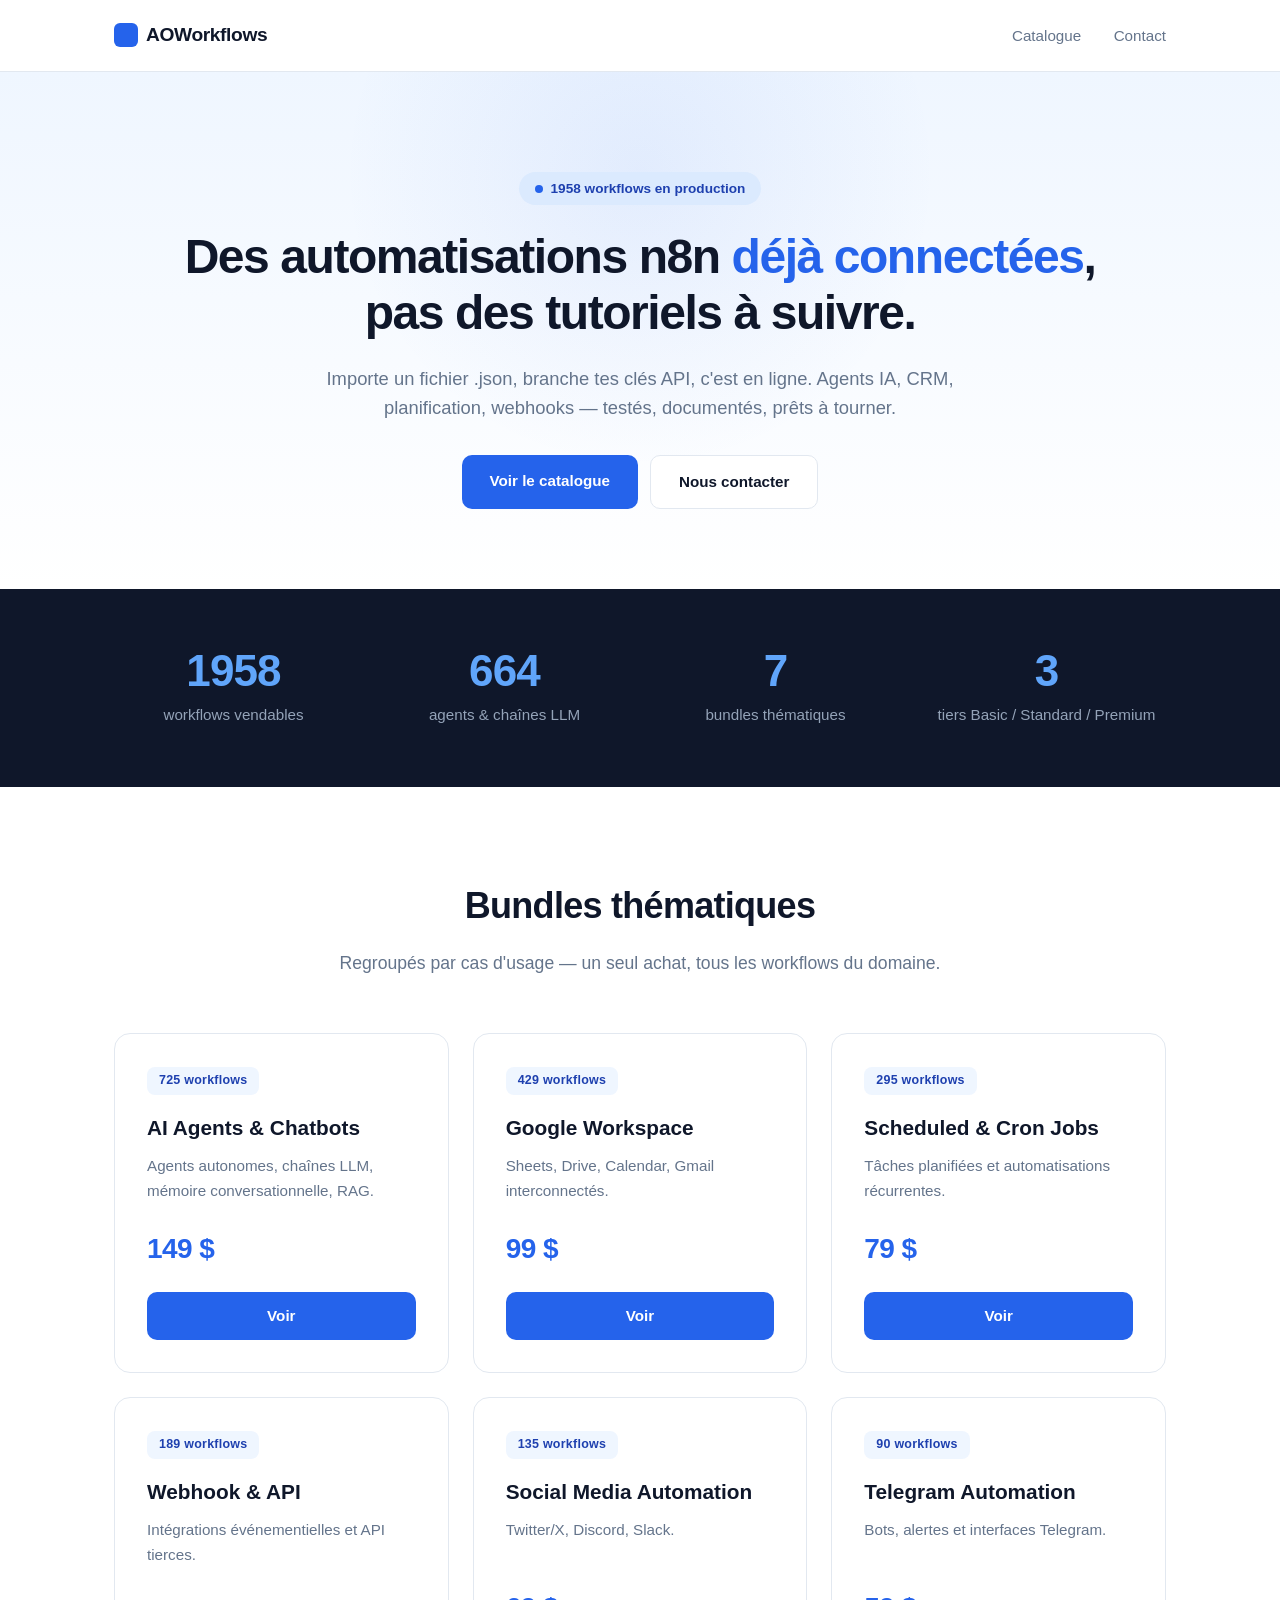
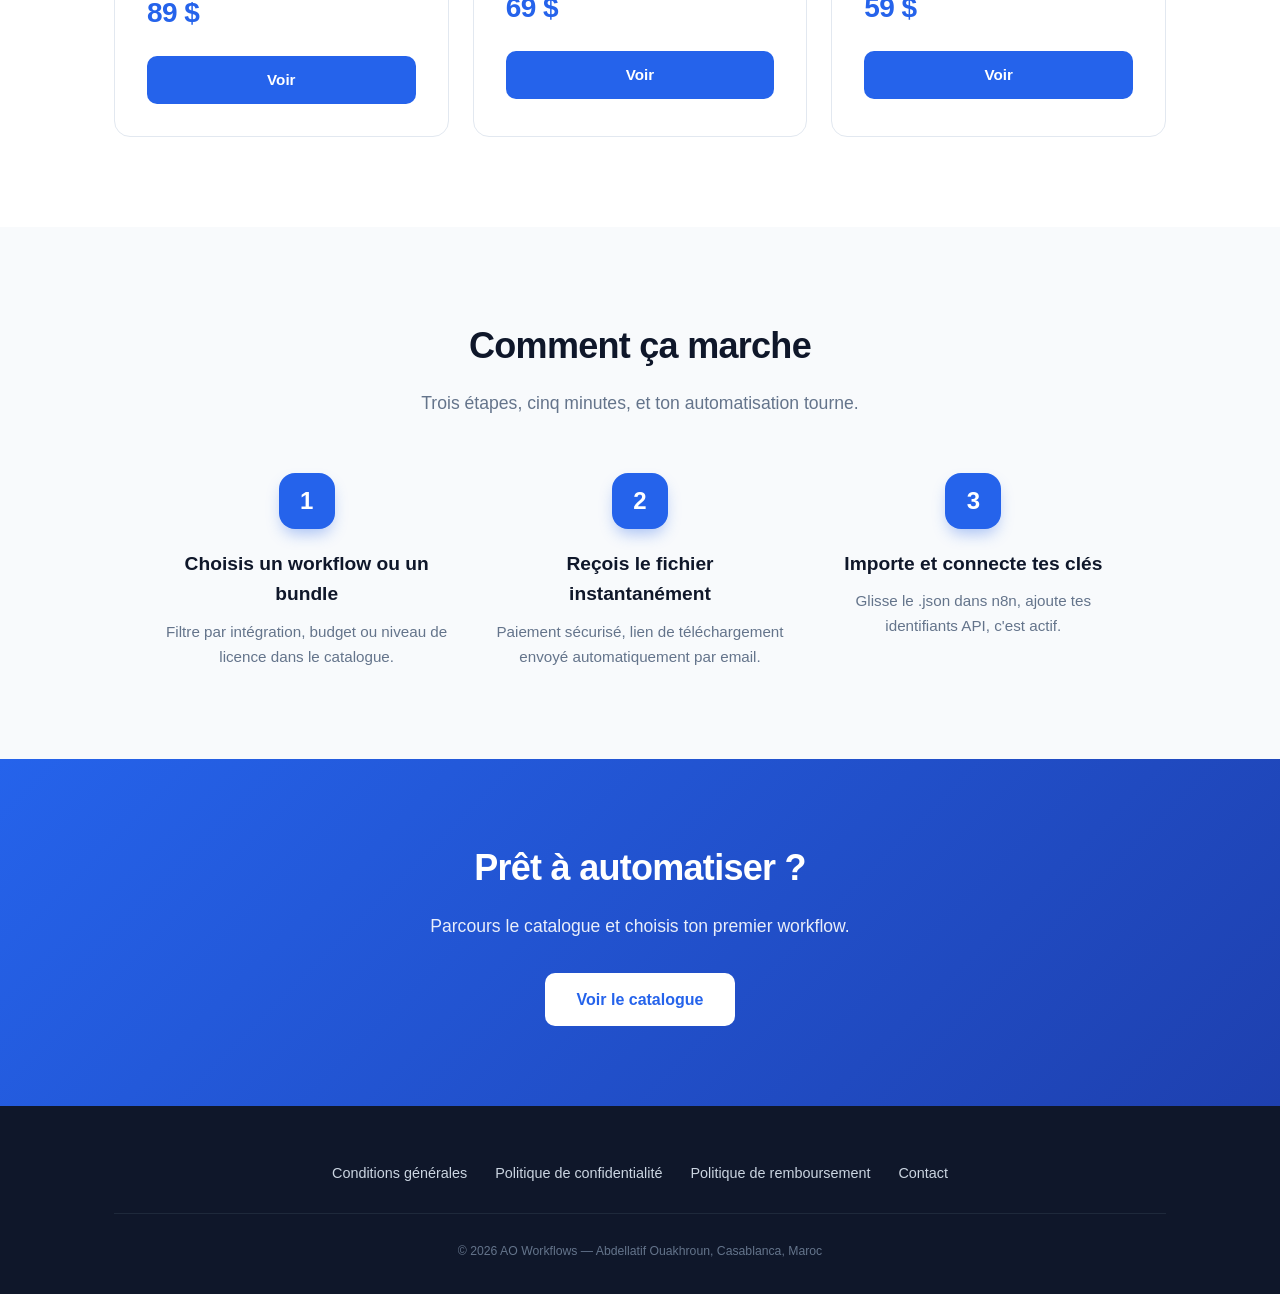
<file: index.html>
<!DOCTYPE html>
<html lang="fr">
<head>
<meta charset="UTF-8">
<meta name="viewport" content="width=device-width, initial-scale=1.0">
<title>AOWorkflows — Des automatisations n8n déjà connectées</title>
<meta name="description" content="1958 workflows n8n prêts à l'emploi. Importe un fichier .json, branche tes clés API, c'est en ligne. Agents IA, CRM, planification, webhooks.">
<meta property="og:title" content="AOWorkflows — Workflows n8n prêts à l'emploi">
<meta property="og:description" content="1958 workflows n8n testés et documentés. Importe et connecte tes clés API en 5 minutes.">
<meta property="og:image" content="og-image.png">
<meta property="og:type" content="website">
<style>
  * { box-sizing: border-box; margin: 0; padding: 0; }
  :root {
    --blue: #2563eb;
    --blue-dark: #1e40af;
    --blue-light: #dbeafe;
    --blue-pale: #eff6ff;
    --ink: #0f172a;
    --gray: #64748b;
    --gray-light: #f8fafc;
    --border: #e2e8f0;
  }
  body {
    font-family: -apple-system, BlinkMacSystemFont, "Segoe UI", Roboto, sans-serif;
    line-height: 1.6;
    color: var(--ink);
    background: #fff;
    -webkit-font-smoothing: antialiased;
  }
  .wrap { max-width: 1100px; margin: 0 auto; padding: 0 24px; }

  /* Header */
  header {
    border-bottom: 1px solid var(--border);
    padding: 20px 0;
    background: #fff;
    position: sticky;
    top: 0;
    z-index: 100;
  }
  header .wrap { display: flex; justify-content: space-between; align-items: center; }
  .logo {
    font-weight: 800;
    font-size: 1.2em;
    color: var(--ink);
    text-decoration: none;
    letter-spacing: -0.02em;
    display: flex;
    align-items: center;
    gap: 8px;
  }
  .logo::before {
    content: "";
    width: 24px;
    height: 24px;
    background: var(--blue);
    border-radius: 6px;
  }
  nav a {
    margin-left: 28px;
    color: var(--gray);
    text-decoration: none;
    font-size: 0.95em;
    font-weight: 500;
    transition: color 0.2s;
  }
  nav a:hover { color: var(--blue); }

  /* Hero */
  .hero {
    background: linear-gradient(180deg, var(--blue-pale) 0%, #fff 100%);
    padding: 100px 0 80px;
    text-align: center;
    position: relative;
    overflow: hidden;
  }
  .hero::before {
    content: "";
    position: absolute;
    top: -200px;
    left: 50%;
    transform: translateX(-50%);
    width: 600px;
    height: 600px;
    background: radial-gradient(circle, rgba(37,99,235,0.08) 0%, transparent 70%);
    pointer-events: none;
  }
  .hero .badge {
    display: inline-flex;
    align-items: center;
    gap: 8px;
    background: var(--blue-light);
    color: var(--blue-dark);
    padding: 6px 16px;
    border-radius: 20px;
    font-size: 0.85em;
    font-weight: 600;
    margin-bottom: 24px;
    position: relative;
  }
  .hero .badge::before {
    content: "";
    width: 8px;
    height: 8px;
    background: var(--blue);
    border-radius: 50%;
    animation: pulse 2s infinite;
  }
  @keyframes pulse {
    0%, 100% { opacity: 1; }
    50% { opacity: 0.4; }
  }
  .hero h1 {
    font-size: 3em;
    line-height: 1.15;
    margin-bottom: 24px;
    font-weight: 800;
    letter-spacing: -0.03em;
    color: var(--ink);
    position: relative;
  }
  .hero h1 .accent { color: var(--blue); }
  .hero p {
    font-size: 1.15em;
    color: var(--gray);
    max-width: 640px;
    margin: 0 auto 32px;
    position: relative;
  }
  .hero .cta-row {
    display: flex;
    justify-content: center;
    gap: 12px;
    flex-wrap: wrap;
    position: relative;
  }
  .hero .btn {
    display: inline-block;
    padding: 14px 28px;
    border-radius: 10px;
    text-decoration: none;
    font-weight: 600;
    font-size: 0.95em;
    transition: all 0.2s;
  }
  .hero .btn-primary {
    background: var(--blue);
    color: #fff;
  }
  .hero .btn-primary:hover {
    background: var(--blue-dark);
    transform: translateY(-2px);
    box-shadow: 0 12px 24px -8px rgba(37,99,235,0.4);
  }
  .hero .btn-secondary {
    background: #fff;
    color: var(--ink);
    border: 1px solid var(--border);
  }
  .hero .btn-secondary:hover {
    border-color: var(--blue);
    color: var(--blue);
  }

  /* Stats */
  .stats {
    background: var(--ink);
    color: #fff;
    padding: 60px 0;
  }
  .stats .grid {
    display: grid;
    grid-template-columns: repeat(auto-fit, minmax(180px, 1fr));
    gap: 32px;
    text-align: center;
  }
  .stat-num {
    font-size: 2.75em;
    font-weight: 800;
    color: #60a5fa;
    line-height: 1;
    letter-spacing: -0.02em;
  }
  .stat-label { color: #94a3b8; font-size: 0.95em; margin-top: 10px; }

  /* Sections */
  section { padding: 90px 0; }
  section.alt { background: var(--gray-light); }
  section h2 {
    font-size: 2.25em;
    font-weight: 800;
    margin-bottom: 14px;
    text-align: center;
    letter-spacing: -0.02em;
    color: var(--ink);
  }
  section > .wrap > p.subtitle {
    text-align: center;
    color: var(--gray);
    margin-bottom: 56px;
    font-size: 1.1em;
    max-width: 640px;
    margin-left: auto;
    margin-right: auto;
  }

  /* Bundles */
  .bundles .grid {
    display: grid;
    grid-template-columns: repeat(auto-fit, minmax(300px, 1fr));
    gap: 24px;
  }
  .bundle {
    background: #fff;
    border: 1px solid var(--border);
    border-radius: 16px;
    padding: 32px;
    transition: all 0.25s ease;
  }
  .bundle:hover {
    box-shadow: 0 20px 40px -12px rgba(37,99,235,0.15);
    transform: translateY(-4px);
    border-color: var(--blue-light);
  }
  .bundle .count {
    display: inline-block;
    background: var(--blue-pale);
    color: var(--blue-dark);
    padding: 4px 12px;
    border-radius: 8px;
    font-size: 0.78em;
    font-weight: 700;
    margin-bottom: 16px;
    letter-spacing: 0.02em;
  }
  .bundle h3 { font-size: 1.3em; margin-bottom: 10px; font-weight: 700; color: var(--ink); }
  .bundle p { color: var(--gray); font-size: 0.95em; margin-bottom: 24px; min-height: 44px; }
  .bundle .price {
    font-size: 1.75em;
    font-weight: 800;
    color: var(--blue);
    margin-bottom: 20px;
    letter-spacing: -0.02em;
  }
  .bundle .buy {
    display: inline-block;
    background: var(--blue);
    color: #fff;
    padding: 12px 28px;
    border-radius: 10px;
    text-decoration: none;
    font-weight: 600;
    font-size: 0.95em;
    transition: all 0.2s;
    width: 100%;
    text-align: center;
  }
  .bundle .buy:hover {
    background: var(--blue-dark);
    transform: translateY(-1px);
    box-shadow: 0 8px 16px -4px rgba(37,99,235,0.4);
  }

  /* How it works */
  .how .steps {
    display: grid;
    grid-template-columns: repeat(auto-fit, minmax(260px, 1fr));
    gap: 40px;
    max-width: 960px;
    margin: 0 auto;
  }
  .how-step { text-align: center; }
  .how-step .num {
    width: 56px;
    height: 56px;
    background: var(--blue);
    color: #fff;
    border-radius: 16px;
    display: inline-flex;
    align-items: center;
    justify-content: center;
    font-weight: 800;
    font-size: 1.5em;
    margin-bottom: 20px;
    box-shadow: 0 8px 16px -4px rgba(37,99,235,0.4);
  }
  .how-step h3 { font-size: 1.2em; margin-bottom: 10px; font-weight: 700; color: var(--ink); }
  .how-step p { color: var(--gray); font-size: 0.95em; }

  /* CTA */
  .cta {
    background: linear-gradient(135deg, var(--blue) 0%, var(--blue-dark) 100%);
    color: #fff;
    text-align: center;
    padding: 80px 0;
  }
  .cta h2 { color: #fff; font-size: 2.25em; margin-bottom: 16px; }
  .cta p { color: rgba(255,255,255,0.9); max-width: 560px; margin: 0 auto 32px; font-size: 1.1em; }
  .cta a.button {
    display: inline-block;
    background: #fff;
    color: var(--blue);
    padding: 14px 32px;
    border-radius: 10px;
    text-decoration: none;
    font-weight: 700;
    font-size: 1em;
    transition: transform 0.2s;
  }
  .cta a.button:hover { transform: translateY(-2px); }

  /* Footer */
  footer {
    background: var(--ink);
    color: #94a3b8;
    padding: 56px 0 32px;
    font-size: 0.9em;
  }
  footer .legal {
    display: flex;
    flex-wrap: wrap;
    justify-content: center;
    gap: 28px;
    margin-bottom: 28px;
  }
  footer .legal a {
    color: #cbd5e1;
    text-decoration: none;
    transition: color 0.2s;
    font-weight: 500;
  }
  footer .legal a:hover { color: #60a5fa; }
  footer .copy {
    text-align: center;
    color: #64748b;
    font-size: 0.85em;
    padding-top: 28px;
    border-top: 1px solid #1e293b;
  }

  /* Responsive */
  @media (max-width: 640px) {
    .hero { padding: 60px 0 50px; }
    .hero h1 { font-size: 2.1em; }
    section { padding: 60px 0; }
    section h2 { font-size: 1.75em; }
    nav a { margin-left: 16px; font-size: 0.9em; }
    .stat-num { font-size: 2.2em; }
    .cta h2 { font-size: 1.75em; }
  }
</style>
</head>
<body>

<header>
  <div class="wrap">
    <a href="index.html" class="logo">AOWorkflows</a>
    <nav>
      <a href="catalogue.html">Catalogue</a>
      <a href="contact.html">Contact</a>
    </nav>
  </div>
</header>

<section class="hero">
  <div class="wrap">
    <span class="badge">1958 workflows en production</span>
    <h1>Des automatisations n8n <span class="accent">déjà connectées</span>,<br>pas des tutoriels à suivre.</h1>
    <p>Importe un fichier .json, branche tes clés API, c'est en ligne. Agents IA, CRM, planification, webhooks — testés, documentés, prêts à tourner.</p>
    <div class="cta-row">
      <a href="catalogue.html" class="btn btn-primary">Voir le catalogue</a>
      <a href="contact.html" class="btn btn-secondary">Nous contacter</a>
    </div>
  </div>
</section>

<section class="stats">
  <div class="wrap">
    <div class="grid">
      <div>
        <div class="stat-num">1958</div>
        <div class="stat-label">workflows vendables</div>
      </div>
      <div>
        <div class="stat-num">664</div>
        <div class="stat-label">agents & chaînes LLM</div>
      </div>
      <div>
        <div class="stat-num">7</div>
        <div class="stat-label">bundles thématiques</div>
      </div>
      <div>
        <div class="stat-num">3</div>
        <div class="stat-label">tiers Basic / Standard / Premium</div>
      </div>
    </div>
  </div>
</section>

<section class="bundles">
  <div class="wrap">
    <h2>Bundles thématiques</h2>
    <p class="subtitle">Regroupés par cas d'usage — un seul achat, tous les workflows du domaine.</p>
    <div class="grid">

      <div class="bundle">
        <span class="count">725 workflows</span>
        <h3>AI Agents & Chatbots</h3>
        <p>Agents autonomes, chaînes LLM, mémoire conversationnelle, RAG.</p>
        <div class="price">149 $</div>
        <a href="catalogue.html" class="buy">Voir</a>
      </div>

      <div class="bundle">
        <span class="count">429 workflows</span>
        <h3>Google Workspace</h3>
        <p>Sheets, Drive, Calendar, Gmail interconnectés.</p>
        <div class="price">99 $</div>
        <a href="catalogue.html" class="buy">Voir</a>
      </div>

      <div class="bundle">
        <span class="count">295 workflows</span>
        <h3>Scheduled & Cron Jobs</h3>
        <p>Tâches planifiées et automatisations récurrentes.</p>
        <div class="price">79 $</div>
        <a href="catalogue.html" class="buy">Voir</a>
      </div>

      <div class="bundle">
        <span class="count">189 workflows</span>
        <h3>Webhook & API</h3>
        <p>Intégrations événementielles et API tierces.</p>
        <div class="price">89 $</div>
        <a href="catalogue.html" class="buy">Voir</a>
      </div>

      <div class="bundle">
        <span class="count">135 workflows</span>
        <h3>Social Media Automation</h3>
        <p>Twitter/X, Discord, Slack.</p>
        <div class="price">69 $</div>
        <a href="catalogue.html" class="buy">Voir</a>
      </div>

      <div class="bundle">
        <span class="count">90 workflows</span>
        <h3>Telegram Automation</h3>
        <p>Bots, alertes et interfaces Telegram.</p>
        <div class="price">59 $</div>
        <a href="catalogue.html" class="buy">Voir</a>
      </div>

    </div>
  </div>
</section>

<section class="how alt">
  <div class="wrap">
    <h2>Comment ça marche</h2>
    <p class="subtitle">Trois étapes, cinq minutes, et ton automatisation tourne.</p>
    <div class="steps">
      <div class="how-step">
        <div class="num">1</div>
        <h3>Choisis un workflow ou un bundle</h3>
        <p>Filtre par intégration, budget ou niveau de licence dans le catalogue.</p>
      </div>
      <div class="how-step">
        <div class="num">2</div>
        <h3>Reçois le fichier instantanément</h3>
        <p>Paiement sécurisé, lien de téléchargement envoyé automatiquement par email.</p>
      </div>
      <div class="how-step">
        <div class="num">3</div>
        <h3>Importe et connecte tes clés</h3>
        <p>Glisse le .json dans n8n, ajoute tes identifiants API, c'est actif.</p>
      </div>
    </div>
  </div>
</section>

<section class="cta">
  <div class="wrap">
    <h2>Prêt à automatiser ?</h2>
    <p>Parcours le catalogue et choisis ton premier workflow.</p>
    <a href="catalogue.html" class="button">Voir le catalogue</a>
  </div>
</section>

<footer>
  <div class="wrap">
    <div class="legal">
      <a href="terms.html">Conditions générales</a>
      <a href="privacy.html">Politique de confidentialité</a>
      <a href="refund.html">Politique de remboursement</a>
      <a href="contact.html">Contact</a>
    </div>
    <div class="copy">
      © 2026 AO Workflows — Abdellatif Ouakhroun, Casablanca, Maroc
    </div>
  </div>
</footer>

</body>
</html>
</file>
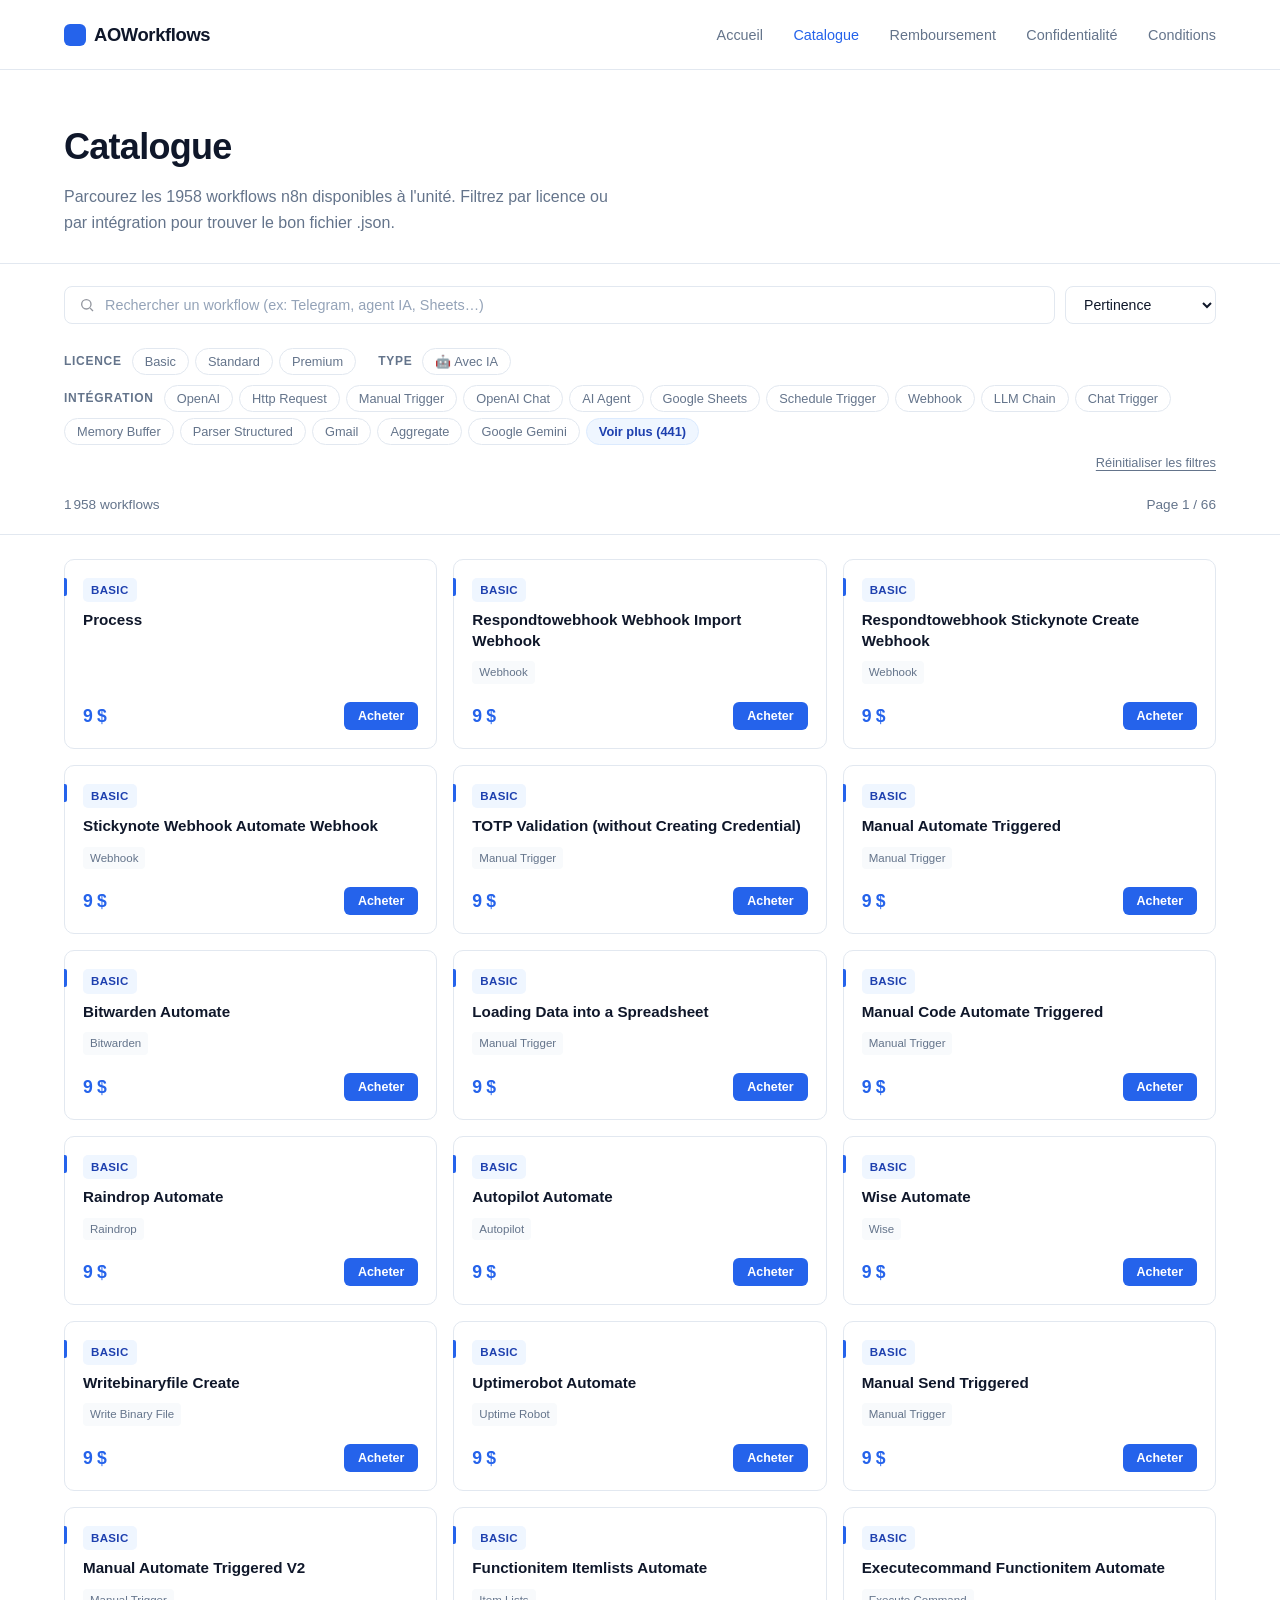
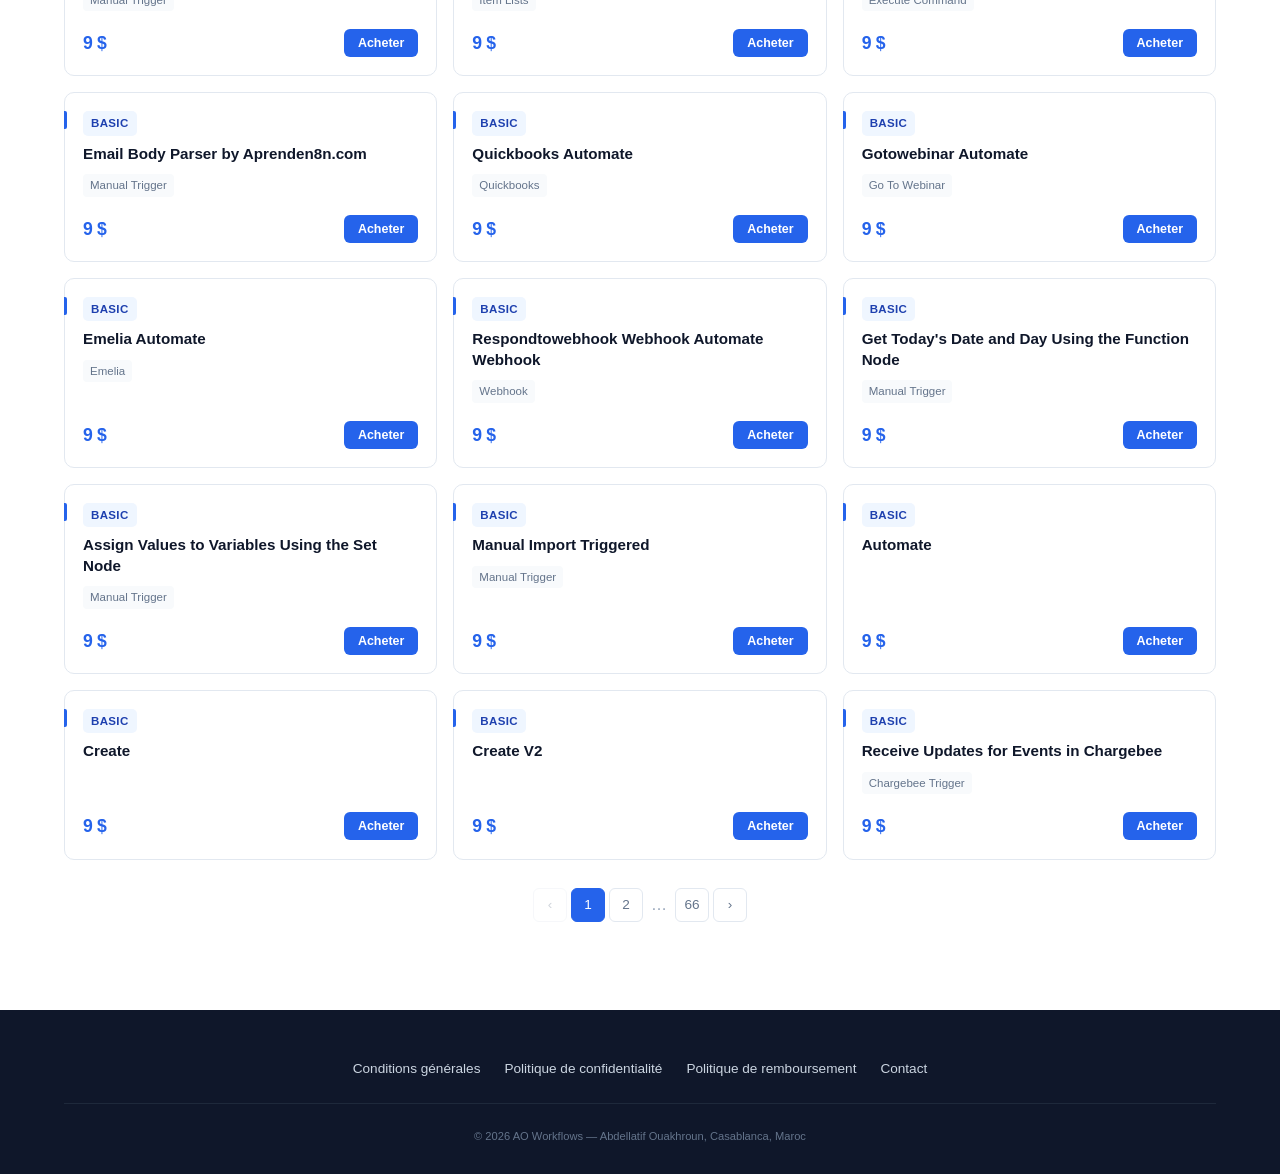
<file: catalogue.html>
<!DOCTYPE html>
<html lang="fr">
<head>
<meta charset="UTF-8">
<meta name="viewport" content="width=device-width, initial-scale=1.0">
<title>Catalogue — AOWorkflows</title>
<meta name="description" content="Catalogue complet des 1958 workflows n8n AOWorkflows. Filtrez par licence, intégration ou type d'IA.">
<script src="https://cdn.paddle.com/paddle/v2/paddle.js"></script>
<script type="text/javascript">
  Paddle.Initialize({ token: "live_4395124b087360d70bdecb45656" });
</script>
<style>
  * { box-sizing: border-box; margin: 0; padding: 0; }
  :root {
    --blue: #2563eb;
    --blue-dark: #1e40af;
    --blue-light: #dbeafe;
    --blue-pale: #eff6ff;
    --ink: #0f172a;
    --gray: #64748b;
    --gray-light: #f8fafc;
    --border: #e2e8f0;
  }
  body {
    font-family: -apple-system, BlinkMacSystemFont, "Segoe UI", Roboto, sans-serif;
    line-height: 1.6;
    color: var(--ink);
    background: #fff;
    -webkit-font-smoothing: antialiased;
  }
  .wrap { max-width: 1200px; margin: 0 auto; padding: 0 24px; }

  header {
    border-bottom: 1px solid var(--border);
    padding: 20px 0;
    background: #fff;
  }
  header .wrap { display: flex; align-items: center; justify-content: space-between; }
  .logo {
    font-weight: 800;
    font-size: 1.15em;
    color: var(--ink);
    text-decoration: none;
    letter-spacing: -0.02em;
    display: flex;
    align-items: center;
    gap: 8px;
  }
  .logo::before {
    content: "";
    width: 22px;
    height: 22px;
    background: var(--blue);
    border-radius: 6px;
  }
  nav a {
    color: var(--gray);
    margin-left: 26px;
    font-size: 0.9em;
    font-weight: 500;
    text-decoration: none;
    transition: color 0.15s;
  }
  nav a:hover, nav a.on { color: var(--blue); }

  .page-head {
    padding: 48px 0 28px;
    border-bottom: 1px solid var(--border);
  }
  .page-head h1 {
    font-size: 2.25em;
    font-weight: 800;
    letter-spacing: -0.02em;
    margin-bottom: 8px;
  }
  .page-head p {
    color: var(--gray);
    font-size: 1em;
    max-width: 560px;
  }

  .toolbar {
    padding: 22px 0 14px;
    position: sticky;
    top: 0;
    background: #fff;
    z-index: 50;
    border-bottom: 1px solid var(--border);
  }
  .search-row {
    display: flex;
    gap: 10px;
    margin-bottom: 14px;
  }
  .search-box {
    flex: 1;
    background: #fff;
    border: 1px solid var(--border);
    border-radius: 8px;
    padding: 10px 14px;
    display: flex;
    align-items: center;
    gap: 10px;
    transition: border-color 0.15s, box-shadow 0.15s;
  }
  .search-box:focus-within {
    border-color: var(--blue);
    box-shadow: 0 0 0 3px rgba(37,99,235,0.1);
  }
  .search-box svg { flex: none; opacity: 0.45; }
  .search-box input {
    flex: 1;
    background: none;
    border: none;
    outline: none;
    color: var(--ink);
    font-size: 0.9em;
    font-family: inherit;
  }
  .search-box input::placeholder { color: #94a3b8; }
  select#sort {
    background: #fff;
    border: 1px solid var(--border);
    border-radius: 8px;
    padding: 0 14px;
    color: var(--ink);
    font-size: 0.88em;
    font-family: inherit;
    cursor: pointer;
  }
  select#sort:focus {
    outline: none;
    border-color: var(--blue);
  }

  .filters {
    display: flex;
    flex-wrap: wrap;
    gap: 10px 22px;
    padding: 10px 0 12px;
    align-items: flex-start;
  }
  .filter-group {
    display: flex;
    align-items: center;
    gap: 6px;
    flex-wrap: wrap;
  }
  .filter-label {
    color: var(--gray);
    font-size: 0.75em;
    font-weight: 700;
    text-transform: uppercase;
    letter-spacing: 0.06em;
    margin-right: 4px;
  }
  .chip {
    border: 1px solid var(--border);
    background: #fff;
    color: var(--gray);
    font-size: 0.8em;
    font-weight: 500;
    padding: 5px 12px;
    border-radius: 20px;
    cursor: pointer;
    transition: all 0.12s;
    font-family: inherit;
    white-space: nowrap;
  }
  .chip:hover {
    border-color: var(--blue);
    color: var(--blue);
  }
  .chip.active {
    background: var(--blue);
    border-color: var(--blue);
    color: #fff;
  }
  .chip.toggle-more {
    background: var(--blue-pale);
    border-color: var(--blue-light);
    color: var(--blue-dark);
    font-weight: 600;
  }
  .chip.toggle-more:hover {
    background: var(--blue-light);
  }
  .clear-btn {
    color: var(--gray);
    font-size: 0.8em;
    border: none;
    background: none;
    cursor: pointer;
    text-decoration: underline;
    text-underline-offset: 3px;
    font-family: inherit;
    margin-left: auto;
  }
  .clear-btn:hover { color: var(--blue); }

  .meta-row {
    display: flex;
    justify-content: space-between;
    align-items: baseline;
    padding: 12px 0 4px;
    color: var(--gray);
    font-size: 0.85em;
  }

  section.results { padding: 24px 0 40px; }
  .grid {
    display: grid;
    grid-template-columns: repeat(3, 1fr);
    gap: 16px;
  }
  .card {
    background: #fff;
    border: 1px solid var(--border);
    border-radius: 10px;
    padding: 18px;
    position: relative;
    display: flex;
    flex-direction: column;
    gap: 8px;
    transition: all 0.18s ease;
  }
  .card::before {
    content: "";
    position: absolute;
    top: 18px;
    left: -1px;
    width: 3px;
    height: 18px;
    background: var(--blue);
    border-radius: 0 2px 2px 0;
  }
  .card:hover {
    box-shadow: 0 12px 24px -10px rgba(37,99,235,0.15);
    transform: translateY(-2px);
    border-color: var(--blue-light);
  }
  .card .tier {
    font-size: 0.72em;
    font-weight: 700;
    color: var(--blue-dark);
    background: var(--blue-pale);
    padding: 3px 8px;
    border-radius: 5px;
    letter-spacing: 0.03em;
    text-transform: uppercase;
    align-self: flex-start;
    display: flex;
    align-items: center;
    gap: 6px;
  }
  .card .ai-flag {
    background: #fff;
    color: var(--blue);
    font-size: 0.95em;
    border: 1px solid var(--blue-light);
    border-radius: 4px;
    padding: 0 5px;
    font-weight: 600;
    text-transform: none;
    letter-spacing: 0;
  }
  .card h3 {
    font-size: 0.95em;
    font-weight: 700;
    line-height: 1.35;
    color: var(--ink);
  }
  .card .desc {
    color: var(--gray);
    font-size: 0.82em;
    line-height: 1.5;
    overflow: hidden;
    text-overflow: ellipsis;
    display: -webkit-box;
    -webkit-line-clamp: 2;
    -webkit-box-orient: vertical;
    min-height: 2.5em;
  }
  .card .tags {
    display: flex;
    flex-wrap: wrap;
    gap: 4px;
    margin-top: 2px;
  }
  .card .tag {
    font-size: 0.72em;
    color: var(--gray);
    background: var(--gray-light);
    border-radius: 4px;
    padding: 2px 7px;
    font-weight: 500;
  }
  .card .foot {
    display: flex;
    justify-content: space-between;
    align-items: center;
    margin-top: auto;
    padding-top: 10px;
  }
  .card .price {
    font-size: 1.1em;
    font-weight: 800;
    color: var(--blue);
    letter-spacing: -0.02em;
  }
  .card .buy-btn {
    background: var(--blue);
    color: #fff;
    font-size: 0.78em;
    font-weight: 600;
    padding: 7px 14px;
    border-radius: 6px;
    border: none;
    cursor: pointer;
    transition: all 0.15s;
    font-family: inherit;
  }
  .card .buy-btn:hover {
    background: var(--blue-dark);
  }

  .empty {
    padding: 60px 0;
    text-align: center;
    color: var(--gray);
  }
  .empty .mono {
    color: #94a3b8;
    font-size: 0.88em;
    display: block;
    margin-top: 6px;
  }

  .pagination {
    display: flex;
    align-items: center;
    justify-content: center;
    gap: 4px;
    padding: 28px 0 8px;
    flex-wrap: wrap;
  }
  .pagination button {
    min-width: 34px;
    height: 34px;
    border: 1px solid var(--border);
    background: #fff;
    color: var(--gray);
    border-radius: 6px;
    cursor: pointer;
    font-size: 0.85em;
    font-family: inherit;
    transition: all 0.12s;
    padding: 0 8px;
  }
  .pagination button:hover:not(:disabled) {
    border-color: var(--blue);
    color: var(--blue);
  }
  .pagination button.active {
    background: var(--blue);
    border-color: var(--blue);
    color: #fff;
  }
  .pagination button:disabled {
    opacity: 0.3;
    cursor: default;
  }
  .pagination .gap { color: #94a3b8; padding: 0 4px; }

  footer {
    background: var(--ink);
    color: #94a3b8;
    padding: 48px 0 28px;
    font-size: 0.85em;
    margin-top: 40px;
  }
  footer .legal {
    display: flex;
    flex-wrap: wrap;
    justify-content: center;
    gap: 24px;
    margin-bottom: 24px;
  }
  footer .legal a {
    color: #cbd5e1;
    text-decoration: none;
    transition: color 0.15s;
    font-weight: 500;
  }
  footer .legal a:hover { color: #60a5fa; }
  footer .copy {
    text-align: center;
    color: #64748b;
    font-size: 0.82em;
    padding-top: 24px;
    border-top: 1px solid #1e293b;
  }

  @media (max-width: 980px) {
    .grid { grid-template-columns: repeat(2, 1fr); }
  }
  @media (max-width: 640px) {
    .grid { grid-template-columns: 1fr; }
    .page-head h1 { font-size: 1.75em; }
    .toolbar { position: static; }
    .search-row { flex-direction: column; }
    select#sort { padding: 10px 14px; }
    nav a { margin-left: 14px; font-size: 0.82em; }
    .clear-btn { margin-left: 0; }
  }
</style>
</head>
<body>

<header>
  <div class="wrap">
    <a href="index.html" class="logo">AOWorkflows</a>
    <nav>
      <a href="index.html">Accueil</a>
      <a href="catalogue.html" class="on">Catalogue</a>
      <a href="refund.html">Remboursement</a>
      <a href="privacy.html">Confidentialité</a>
      <a href="terms.html">Conditions</a>
    </nav>
  </div>
</header>

<div class="page-head">
  <div class="wrap">
    <h1>Catalogue</h1>
    <p>Parcourez les 1958 workflows n8n disponibles à l'unité. Filtrez par licence ou par intégration pour trouver le bon fichier .json.</p>
  </div>
</div>

<div class="toolbar">
  <div class="wrap">
    <div class="search-row">
      <div class="search-box">
        <svg width="16" height="16" viewBox="0 0 24 24" fill="none" stroke="currentColor" stroke-width="2"><circle cx="11" cy="11" r="7"/><line x1="21" y1="21" x2="16.65" y2="16.65"/></svg>
        <input id="search" type="text" placeholder="Rechercher un workflow (ex: Telegram, agent IA, Sheets…)">
      </div>
      <select id="sort">
        <option value="relevance">Pertinence</option>
        <option value="price-asc">Prix croissant</option>
        <option value="price-desc">Prix décroissant</option>
        <option value="name-asc">Nom (A–Z)</option>
      </select>
    </div>
    <div class="filters">
      <div class="filter-group" id="tierFilters">
        <span class="filter-label">Licence</span>
      </div>
      <div class="filter-group" id="aiFilters">
        <span class="filter-label">Type</span>
      </div>
      <div class="filter-group" id="integFilters">
        <span class="filter-label">Intégration</span>
      </div>
      <button class="clear-btn" id="clearBtn">Réinitialiser les filtres</button>
    </div>
    <div class="meta-row">
      <span id="resultCount"></span>
      <span id="pageIndicator"></span>
    </div>
  </div>
</div>

<section class="results">
  <div class="wrap">
    <div class="grid" id="grid"></div>
    <div class="empty" id="emptyState" style="display:none;">
      Aucun workflow ne correspond à ces filtres.
      <span class="mono">Essaie d'élargir ta recherche ou de réinitialiser les filtres.</span>
    </div>
    <div class="pagination" id="pagination"></div>
  </div>
</section>

<footer>
  <div class="wrap">
    <div class="legal">
      <a href="terms.html">Conditions générales</a>
      <a href="privacy.html">Politique de confidentialité</a>
      <a href="refund.html">Politique de remboursement</a>
      <a href="contact.html">Contact</a>
    </div>
    <div class="copy">
      © 2026 AO Workflows — Abdellatif Ouakhroun, Casablanca, Maroc
    </div>
  </div>
</footer>

<script>
/* ---------------------------------------------------------------
   Catalogue + Paddle checkout (version corrigée)
   --------------------------------------------------------------- */

/* ============================================================
   1. PRIX PADDLE PAR TIER (⚠️ VOS VRAIS PRICE IDS)
   ============================================================ */
const PADDLE_PRICE_BY_TIER = {
  "Basic":    "pri_01m2rge8fxm9eata772a7h2fgy",   //  9 $
  "Standard": "pri_01m2sz15hh0pnszj01xrbfnqvq",   // 25 $
  "Premium":  "pri_01m2rh9xexq9m5jqgjayxrte9d"    // 59 $
};

let CATALOG = [];

const state = {
  query: "",
  tier: null,
  aiOnly: false,
  integration: null,
  sort: "relevance",
  page: 1,
  perPage: 30,
  showAllIntegrations: false,
};

const NODE_LABELS = {
  "@n8n/n8n-nodes-langchain.agent": "AI Agent",
  "@n8n/n8n-nodes-langchain.chainLlm": "LLM Chain",
  "@n8n/n8n-nodes-langchain.chainRetrievalQa": "RAG Chain",
  "@n8n/n8n-nodes-langchain.chainSummarization": "Summarization",
  "@n8n/n8n-nodes-langchain.chatTrigger": "Chat Trigger",
  "@n8n/n8n-nodes-langchain.code": "LangChain Code",
  "@n8n/n8n-nodes-langchain.documentBinaryInputLoader": "Doc Loader (Binary)",
  "@n8n/n8n-nodes-langchain.documentDefaultDataLoader": "Doc Loader (Default)",
  "@n8n/n8n-nodes-langchain.documentJsonInputLoader": "Doc Loader (JSON)",
  "@n8n/n8n-nodes-langchain.embeddingsCohere": "Embeddings Cohere",
  "@n8n/n8n-nodes-langchain.embeddingsGoogleGemini": "Embeddings Gemini",
  "@n8n/n8n-nodes-langchain.embeddingsMistralCloud": "Embeddings Mistral",
  "@n8n/n8n-nodes-langchain.embeddingsOllama": "Embeddings Ollama",
  "@n8n/n8n-nodes-langchain.embeddingsOpenAi": "Embeddings OpenAI",
  "@n8n/n8n-nodes-langchain.informationExtractor": "Information Extractor",
  "@n8n/n8n-nodes-langchain.lmChatAnthropic": "Anthropic Claude",
  "@n8n/n8n-nodes-langchain.lmChatAzureOpenAi": "Azure OpenAI",
  "@n8n/n8n-nodes-langchain.lmChatDeepSeek": "DeepSeek",
  "@n8n/n8n-nodes-langchain.lmChatGoogleGemini": "Google Gemini",
  "@n8n/n8n-nodes-langchain.lmChatGroq": "Groq",
  "@n8n/n8n-nodes-langchain.lmChatMistralCloud": "Mistral Cloud",
  "@n8n/n8n-nodes-langchain.lmChatOllama": "Ollama Chat",
  "@n8n/n8n-nodes-langchain.lmChatOpenAi": "OpenAI Chat",
  "@n8n/n8n-nodes-langchain.lmChatOpenRouter": "OpenRouter",
  "@n8n/n8n-nodes-langchain.lmOllama": "Ollama LM",
  "@n8n/n8n-nodes-langchain.lmOpenAi": "OpenAI LM",
  "@n8n/n8n-nodes-langchain.lmOpenHuggingFaceInference": "HuggingFace",
  "@n8n/n8n-nodes-langchain.manualChatTrigger": "Manual Chat Trigger",
  "@n8n/n8n-nodes-langchain.mcpClientTool": "MCP Client Tool",
  "@n8n/n8n-nodes-langchain.mcpTrigger": "MCP Trigger",
  "@n8n/n8n-nodes-langchain.memoryBufferWindow": "Memory Buffer",
  "@n8n/n8n-nodes-langchain.memoryManager": "Memory Manager",
  "@n8n/n8n-nodes-langchain.memoryPostgresChat": "Memory Postgres",
  "@n8n/n8n-nodes-langchain.memoryRedisChat": "Memory Redis",
  "@n8n/n8n-nodes-langchain.openAi": "OpenAI",
  "@n8n/n8n-nodes-langchain.openAiAssistant": "OpenAI Assistant",
  "@n8n/n8n-nodes-langchain.outputParserAutofixing": "Parser Autofixing",
  "@n8n/n8n-nodes-langchain.outputParserItemList": "Parser Item List",
  "@n8n/n8n-nodes-langchain.outputParserStructured": "Parser Structured",
  "@n8n/n8n-nodes-langchain.retrieverVectorStore": "Retriever Vector",
  "@n8n/n8n-nodes-langchain.retrieverWorkflow": "Retriever Workflow",
  "@n8n/n8n-nodes-langchain.sentimentAnalysis": "Sentiment Analysis",
  "@n8n/n8n-nodes-langchain.textClassifier": "Text Classifier",
  "@n8n/n8n-nodes-langchain.textSplitterCharacterTextSplitter": "Splitter Character",
  "@n8n/n8n-nodes-langchain.textSplitterRecursiveCharacterTextSplitter": "Splitter Recursive",
  "@n8n/n8n-nodes-langchain.textSplitterTokenSplitter": "Splitter Token",
  "@n8n/n8n-nodes-langchain.toolCalculator": "Tool Calculator",
  "@n8n/n8n-nodes-langchain.toolCode": "Tool Code",
  "@n8n/n8n-nodes-langchain.toolHttpRequest": "Tool HTTP Request",
  "@n8n/n8n-nodes-langchain.toolSerpApi": "Tool SerpAPI",
  "@n8n/n8n-nodes-langchain.toolThink": "Tool Think",
  "@n8n/n8n-nodes-langchain.toolWikipedia": "Tool Wikipedia",
  "@n8n/n8n-nodes-langchain.toolWorkflow": "Tool Workflow",
  "@n8n/n8n-nodes-langchain.vectorStoreInMemory": "Vector Store Memory",
  "@n8n/n8n-nodes-langchain.vectorStorePGVector": "Vector Store PGVector",
  "@n8n/n8n-nodes-langchain.vectorStorePinecone": "Vector Store Pinecone",
  "@n8n/n8n-nodes-langchain.vectorStoreQdrant": "Vector Store Qdrant",
  "@n8n/n8n-nodes-langchain.vectorStoreSupabase": "Vector Store Supabase",
  "@custom-js/n8n-nodes-pdf-toolkit.CompressPDF": "PDF Compress",
  "@custom-js/n8n-nodes-pdf-toolkit.ExtractPages": "PDF Extract Pages",
  "@custom-js/n8n-nodes-pdf-toolkit.PdfToPng": "PDF to PNG",
  "@custom-js/n8n-nodes-pdf-toolkit.PdfToText": "PDF to Text",
  "@custom-js/n8n-nodes-pdf-toolkit.html2Pdf": "HTML to PDF",
  "@custom-js/n8n-nodes-pdf-toolkit.mergePdfs": "PDF Merge",
  "@custom-js/n8n-nodes-pdf-toolkit.websiteScreenshot": "Website Screenshot",
  "@horka.tv/n8n-nodes-storage-kv.keyValueStorage": "Key-Value Storage",
  "@searchapi/n8n-nodes-searchapi.searchApi": "SearchAPI",
  "@searchapi/n8n-nodes-searchapi.searchApiTool": "SearchAPI Tool",
  "n8n-nodes-dataforseo.dataForSeo": "DataForSEO",
  "n8n-nodes-document-generator.DocumentGenerator": "Document Generator",
  "n8n-nodes-exif-data.exifData": "EXIF Data",
  "n8n-nodes-klicktipp.klicktipp": "KlickTipp",
  "n8n-nodes-mcp.mcpClient": "MCP Client",
  "n8n-nodes-mcp.mcpClientTool": "MCP Client Tool",
  "n8n-nodes-netsuite.netsuite": "NetSuite",
  "n8n-nodes-ntfy.Ntfy": "ntfy",
  "n8n-nodes-youtube-transcription.youtubeTranscripter": "YouTube Transcription",
  "CUSTOM.klicktipp": "KlickTipp (Custom)",
  "CUSTOM.klicktippTrigger": "KlickTipp Trigger",
};

const PRIMARY_INTEGRATIONS = [
  "OpenAI", "Telegram", "Google Sheets", "Google Drive", "Gmail",
  "Discord", "Slack", "Webhook", "HTTP Request", "Notion",
  "Airtable", "HubSpot", "Stripe", "Shopify", "PostgreSQL",
];

function prettifyNodeName(raw) {
  if (NODE_LABELS[raw]) return NODE_LABELS[raw];
  let s = raw;
  s = s.replace(/^@[\w-]+\/n8n-nodes-[\w-]+\./, "");
  s = s.replace(/^n8n-nodes-[\w-]+\./, "");
  s = s.replace(/^CUSTOM\./, "");
  s = s.replace(/([a-z])([A-Z])/g, "$1 $2");
  s = s.replace(/([A-Z]+)([A-Z][a-z])/g, "$1 $2");
  return s.charAt(0).toUpperCase() + s.slice(1);
}

/* ============================================================
   2. CHARGEMENT DU CATALOGUE
   ============================================================ */
fetch('catalog_data.json')
  .then(r => r.json())
  .then(data => {
    CATALOG = data;
    initFilters();
    render();
  })
  .catch(() => {
    document.getElementById('grid').innerHTML = '';
    const empty = document.getElementById('emptyState');
    empty.style.display = 'block';
    empty.innerHTML = 'Impossible de charger le catalogue.<span class="mono">Vérifie que catalog_data.json est bien dans le même dossier que cette page.</span>';
  });

/* ============================================================
   3. FILTRES
   ============================================================ */
function initFilters(){
  renderChipGroup("tierFilters", ["Basic", "Standard", "Premium"], val => {
    state.tier = state.tier === val ? null : val;
    state.page = 1;
    render();
  });

  renderChipGroup("aiFilters", ["🤖 Avec IA"], () => {
    state.aiOnly = !state.aiOnly;
    state.page = 1;
    render();
  });

  const counts = {};
  CATALOG.forEach(item => {
    (item.i || []).forEach(node => {
      counts[node] = (counts[node] || 0) + 1;
    });
  });

  const top15 = Object.entries(counts)
    .sort((a, b) => b[1] - a[1])
    .slice(0, 15)
    .map(([node]) => node);

  const primaryNodes = [...new Set([...PRIMARY_INTEGRATIONS.map(name => {
    return Object.keys(NODE_LABELS).find(k => NODE_LABELS[k] === name);
  }).filter(Boolean), ...top15])].slice(0, 15);

  const allNodes = Object.keys(counts).sort((a, b) => {
    return prettifyNodeName(a).localeCompare(prettifyNodeName(b));
  });

  renderIntegrationChips(primaryNodes, allNodes);
}

function renderIntegrationChips(primary, all){
  const container = document.getElementById("integFilters");
  [...container.querySelectorAll(".chip")].forEach(c => c.remove());

  const nodes = state.showAllIntegrations ? all : primary;

  nodes.forEach(node => {
    const chip = document.createElement("button");
    chip.className = "chip";
    chip.textContent = prettifyNodeName(node);
    chip.dataset.val = node;
    chip.title = node;
    if (state.integration === node) chip.classList.add("active");
    chip.addEventListener("click", () => {
      state.integration = state.integration === node ? null : node;
      state.page = 1;
      render();
    });
    container.appendChild(chip);
  });

  const toggle = document.createElement("button");
  toggle.className = "chip toggle-more";
  toggle.textContent = state.showAllIntegrations
    ? "Voir moins"
    : `Voir plus (${all.length})`;
  toggle.addEventListener("click", () => {
    state.showAllIntegrations = !state.showAllIntegrations;
    renderIntegrationChips(primary, all);
  });
  container.appendChild(toggle);
}

function renderChipGroup(containerId, values, onClick){
  const container = document.getElementById(containerId);
  [...container.querySelectorAll(".chip")].forEach(c => c.remove());
  values.forEach(val => {
    const chip = document.createElement("button");
    chip.className = "chip";
    chip.textContent = val;
    chip.dataset.val = val;
    chip.addEventListener("click", () => { onClick(val); syncChipStates(); });
    container.appendChild(chip);
  });
}

function syncChipStates(){
  document.querySelectorAll("#tierFilters .chip").forEach(c => c.classList.toggle("active", c.dataset.val === state.tier));
  document.querySelectorAll("#aiFilters .chip").forEach(c => c.classList.toggle("active", state.aiOnly));
}

/* ============================================================
   4. FILTRAGE
   ============================================================ */
function getFiltered(){
  const q = state.query.trim().toLowerCase();
  let items = CATALOG.filter(item => {
    if (state.tier && item.t !== state.tier) return false;
    if (state.aiOnly && !item.ai) return false;
    if (state.integration && !(item.i || []).includes(state.integration)) return false;
    if (q){
      const hay = (item.n + " " + (item.i || []).join(" ") + " " + (item.d || "")).toLowerCase();
      if (!hay.includes(q)) return false;
    }
    return true;
  });
  switch (state.sort){
    case "price-asc":  items = items.slice().sort((a,b) => a.p - b.p); break;
    case "price-desc": items = items.slice().sort((a,b) => b.p - a.p); break;
    case "name-asc":   items = items.slice().sort((a,b) => a.n.localeCompare(b.n)); break;
  }
  return items;
}

/* ============================================================
   5. RENDU
   ============================================================ */
function render(){
  syncChipStates();
  const filtered = getFiltered();
  const totalPages = Math.max(1, Math.ceil(filtered.length / state.perPage));
  state.page = Math.min(state.page, totalPages);
  const start = (state.page - 1) * state.perPage;
  const pageItems = filtered.slice(start, start + state.perPage);

  const grid = document.getElementById("grid");
  const empty = document.getElementById("emptyState");
  grid.innerHTML = "";
  empty.style.display = filtered.length ? "none" : "block";

  pageItems.forEach(item => {
    const card = document.createElement("div");
    card.className = "card";

    const tagsHtml = (item.i || [])
      .slice(0, 3)
      .map(t => `<span class="tag">${escapeHtml(prettifyNodeName(t))}</span>`)
      .join("");

    card.innerHTML = `
      <div class="tier">${item.t}${item.ai ? '<span class="ai-flag">🤖 IA</span>' : ''}</div>
      <h3>${escapeHtml(item.n)}</h3>
      ${item.d ? `<div class="desc">${escapeHtml(item.d)}</div>` : ''}
      <div class="tags">${tagsHtml}</div>
      <div class="foot">
        <div class="price">${item.p} $</div>
        <button class="buy-btn" data-file="${escapeHtml(item.f)}">Acheter</button>
      </div>
    `;
    grid.appendChild(card);
  });

  /* ============================================================
     BOUTON ACHETER → PADDLE CHECKOUT
     ============================================================ */
  grid.querySelectorAll('.buy-btn').forEach((el, idx) => {
    el.addEventListener('click', () => {
      const item = pageItems[idx];
      const priceId = PADDLE_PRICE_BY_TIER[item.t] || PADDLE_PRICE_BY_TIER["Basic"];

      Paddle.Checkout.open({
        items: [{ priceId: priceId, quantity: 1 }],
        customData: {
          workflow_file: item.f,
          workflow_name: item.n,
          tier: item.t,
          price_usd: item.p
        },
        settings: {
          displayMode: "overlay",
          theme: "light",
          locale: "fr"
        }
      });
    });
  });

  document.getElementById("resultCount").textContent =
    filtered.length ? `${filtered.length.toLocaleString('fr-FR')} workflow${filtered.length > 1 ? "s" : ""}` : "";
  document.getElementById("pageIndicator").textContent =
    filtered.length ? `Page ${state.page} / ${totalPages}` : "";

  renderPagination(totalPages);
}

function renderPagination(totalPages){
  const el = document.getElementById("pagination");
  el.innerHTML = "";
  if (totalPages <= 1) return;

  const addBtn = (label, page, opts = {}) => {
    const btn = document.createElement("button");
    btn.textContent = label;
    if (opts.active) btn.classList.add("active");
    if (opts.disabled) btn.disabled = true;
    btn.addEventListener("click", () => { state.page = page; render(); window.scrollTo({top:0, behavior:"smooth"}); });
    el.appendChild(btn);
  };
  const addGap = () => { const s = document.createElement("span"); s.className = "gap"; s.textContent = "…"; el.appendChild(s); };

  addBtn("‹", Math.max(1, state.page - 1), { disabled: state.page === 1 });

  const pages = new Set([1, totalPages, state.page, state.page - 1, state.page + 1]);
  let prev = 0;
  [...pages].filter(p => p >= 1 && p <= totalPages).sort((a,b)=>a-b).forEach(p => {
    if (prev && p - prev > 1) addGap();
    addBtn(String(p), p, { active: p === state.page });
    prev = p;
  });

  addBtn("›", Math.min(totalPages, state.page + 1), { disabled: state.page === totalPages });
}

function escapeHtml(str) {
  const div = document.createElement('div');
  div.textContent = String(str);
  return div.innerHTML;
}

/* ============================================================
   6. EVENTS
   ============================================================ */
document.getElementById("search").addEventListener("input", e => {
  state.query = e.target.value;
  state.page = 1;
  render();
});
document.getElementById("sort").addEventListener("change", e => {
  state.sort = e.target.value;
  render();
});
document.getElementById("clearBtn").addEventListener("click", () => {
  state.query = ""; state.tier = null; state.aiOnly = false; state.integration = null;
  state.sort = "relevance"; state.page = 1;
  document.getElementById("search").value = "";
  document.getElementById("sort").value = "relevance";
  render();
});
</script>

</body>
</html>
</file>
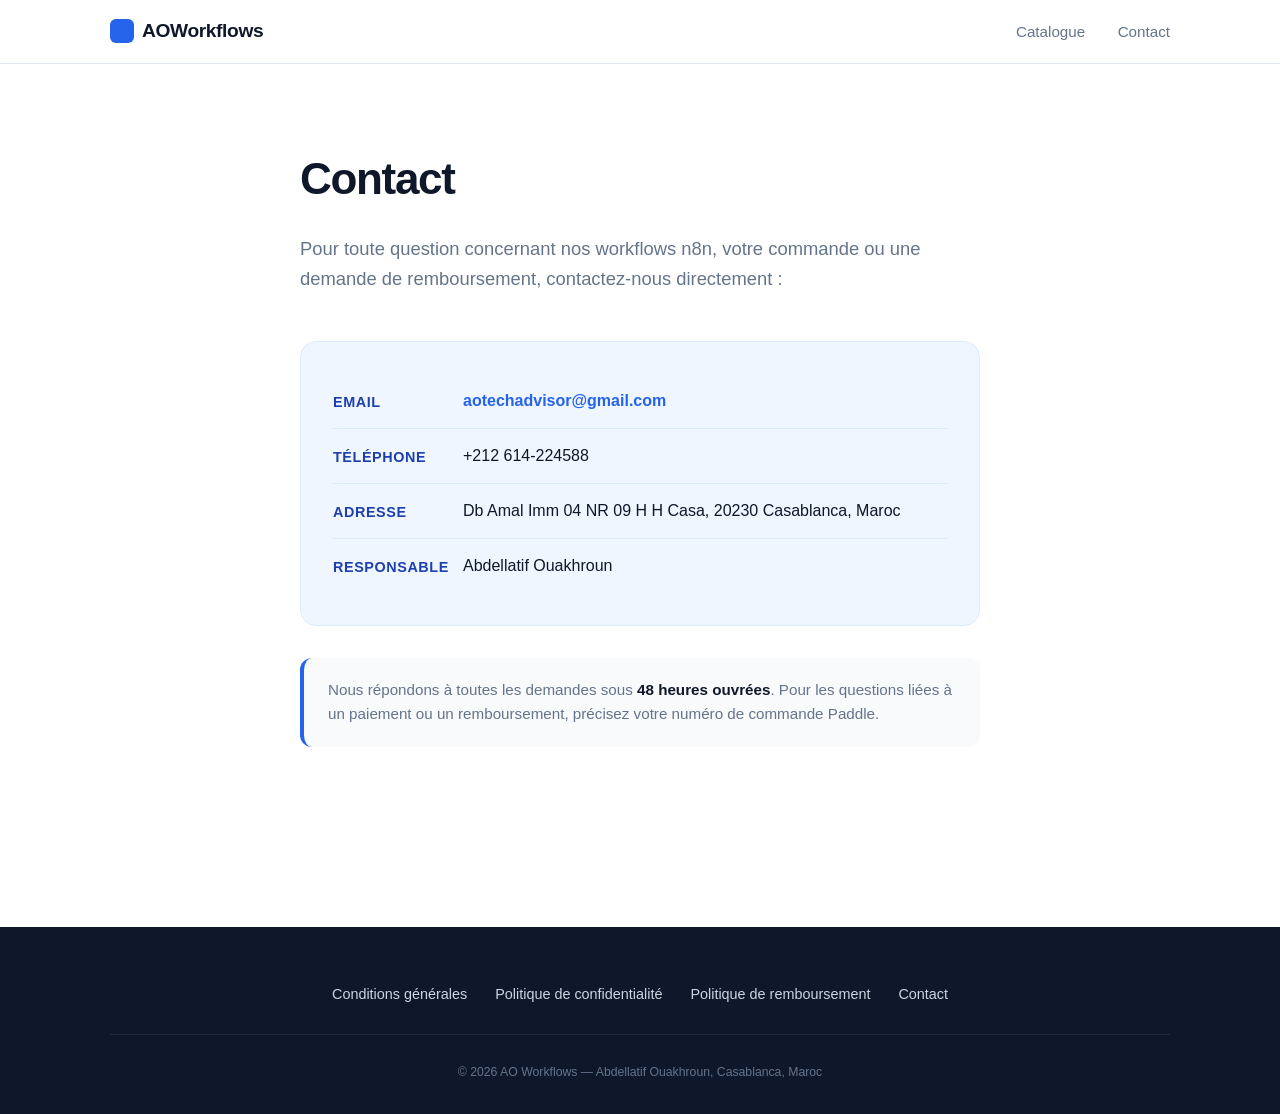
<file: contact.html>
<!DOCTYPE html>
<html lang="fr">
<head>
<meta charset="UTF-8">
<meta name="viewport" content="width=device-width, initial-scale=1.0">
<title>Contact — AOWorkflows</title>
<meta name="description" content="Contactez AOWorkflows pour toute question sur nos workflows n8n, vos commandes ou vos demandes de remboursement.">
<style>
  * { box-sizing: border-box; margin: 0; padding: 0; }
  :root {
    --blue: #2563eb;
    --blue-dark: #1e40af;
    --blue-light: #dbeafe;
    --blue-pale: #eff6ff;
    --ink: #0f172a;
    --gray: #64748b;
    --gray-light: #f8fafc;
    --border: #e2e8f0;
  }
  body {
    font-family: -apple-system, BlinkMacSystemFont, "Segoe UI", Roboto, sans-serif;
    line-height: 1.6;
    color: var(--ink);
    background: #fff;
    -webkit-font-smoothing: antialiased;
  }
  .wrap { max-width: 1100px; margin: 0 auto; padding: 0 20px; }

  header {
    background: rgba(255,255,255,0.9);
    backdrop-filter: saturate(180%) blur(12px);
    border-bottom: 1px solid var(--border);
    padding: 16px 0;
    position: sticky;
    top: 0;
    z-index: 100;
  }
  header .wrap { display: flex; justify-content: space-between; align-items: center; }
  .logo {
    font-weight: 800;
    font-size: 1.2em;
    color: var(--ink);
    text-decoration: none;
    letter-spacing: -0.02em;
    display: flex;
    align-items: center;
    gap: 8px;
  }
  .logo::before {
    content: "";
    display: inline-block;
    width: 24px;
    height: 24px;
    background: var(--blue);
    border-radius: 6px;
  }
  nav a {
    margin-left: 28px;
    color: var(--gray);
    text-decoration: none;
    font-size: 0.95em;
    font-weight: 500;
    transition: color 0.2s;
  }
  nav a:hover { color: var(--blue); }

  main {
    max-width: 720px;
    margin: 0 auto;
    padding: 80px 20px 100px;
  }
  main h1 {
    font-size: 2.75em;
    font-weight: 800;
    letter-spacing: -0.03em;
    margin-bottom: 20px;
    color: var(--ink);
  }
  main > p.lead {
    font-size: 1.15em;
    color: var(--gray);
    margin-bottom: 48px;
  }
  .info-card {
    background: var(--blue-pale);
    border: 1px solid var(--blue-light);
    border-radius: 16px;
    padding: 32px;
    margin-bottom: 32px;
  }
  .info-card .row {
    display: flex;
    align-items: flex-start;
    padding: 14px 0;
    border-bottom: 1px solid var(--blue-light);
  }
  .info-card .row:last-child { border-bottom: none; }
  .info-card .label {
    font-weight: 700;
    color: var(--blue-dark);
    min-width: 130px;
    font-size: 0.9em;
    text-transform: uppercase;
    letter-spacing: 0.04em;
    padding-top: 3px;
  }
  .info-card .value {
    color: var(--ink);
    font-size: 1em;
    font-weight: 500;
  }
  .info-card .value a {
    color: var(--blue);
    text-decoration: none;
    font-weight: 600;
  }
  .info-card .value a:hover { text-decoration: underline; }
  .response-note {
    background: var(--gray-light);
    border-radius: 12px;
    padding: 20px 24px;
    color: var(--gray);
    font-size: 0.95em;
    border-left: 4px solid var(--blue);
  }
  .response-note strong { color: var(--ink); }

  footer {
    background: var(--ink);
    color: #94a3b8;
    padding: 56px 0 32px;
    font-size: 0.9em;
    margin-top: 80px;
  }
  footer .legal {
    display: flex;
    flex-wrap: wrap;
    justify-content: center;
    gap: 28px;
    margin-bottom: 28px;
  }
  footer .legal a {
    color: #cbd5e1;
    text-decoration: none;
    transition: color 0.2s;
    font-weight: 500;
  }
  footer .legal a:hover { color: #60a5fa; }
  footer .copy {
    text-align: center;
    color: #64748b;
    font-size: 0.85em;
    padding-top: 28px;
    border-top: 1px solid #1e293b;
  }

  @media (max-width: 640px) {
    main { padding: 50px 20px 60px; }
    main h1 { font-size: 2em; }
    .info-card { padding: 24px 20px; }
    .info-card .row { flex-direction: column; padding: 12px 0; }
    .info-card .label { margin-bottom: 4px; }
    nav a { margin-left: 16px; font-size: 0.9em; }
  }
</style>
</head>
<body>

<header>
  <div class="wrap">
    <a href="index.html" class="logo">AOWorkflows</a>
    <nav>
      <a href="catalogue.html">Catalogue</a>
      <a href="contact.html">Contact</a>
    </nav>
  </div>
</header>

<main>
  <h1>Contact</h1>
  <p class="lead">Pour toute question concernant nos workflows n8n, votre commande ou une demande de remboursement, contactez-nous directement :</p>

  <div class="info-card">
    <div class="row">
      <div class="label">Email</div>
      <div class="value"><a href="mailto:aotechadvisor@gmail.com">aotechadvisor@gmail.com</a></div>
    </div>
    <div class="row">
      <div class="label">Téléphone</div>
      <div class="value">+212 614-224588</div>
    </div>
    <div class="row">
      <div class="label">Adresse</div>
      <div class="value">Db Amal Imm 04 NR 09 H H Casa, 20230 Casablanca, Maroc</div>
    </div>
    <div class="row">
      <div class="label">Responsable</div>
      <div class="value">Abdellatif Ouakhroun</div>
    </div>
  </div>

  <div class="response-note">
    Nous répondons à toutes les demandes sous <strong>48 heures ouvrées</strong>. Pour les questions liées à un paiement ou un remboursement, précisez votre numéro de commande Paddle.
  </div>
</main>

<footer>
  <div class="wrap">
    <div class="legal">
      <a href="terms.html">Conditions générales</a>
      <a href="privacy.html">Politique de confidentialité</a>
      <a href="refund.html">Politique de remboursement</a>
      <a href="contact.html">Contact</a>
    </div>
    <div class="copy">
      © 2026 AO Workflows — Abdellatif Ouakhroun, Casablanca, Maroc
    </div>
  </div>
</footer>

</body>
</html>
</file>
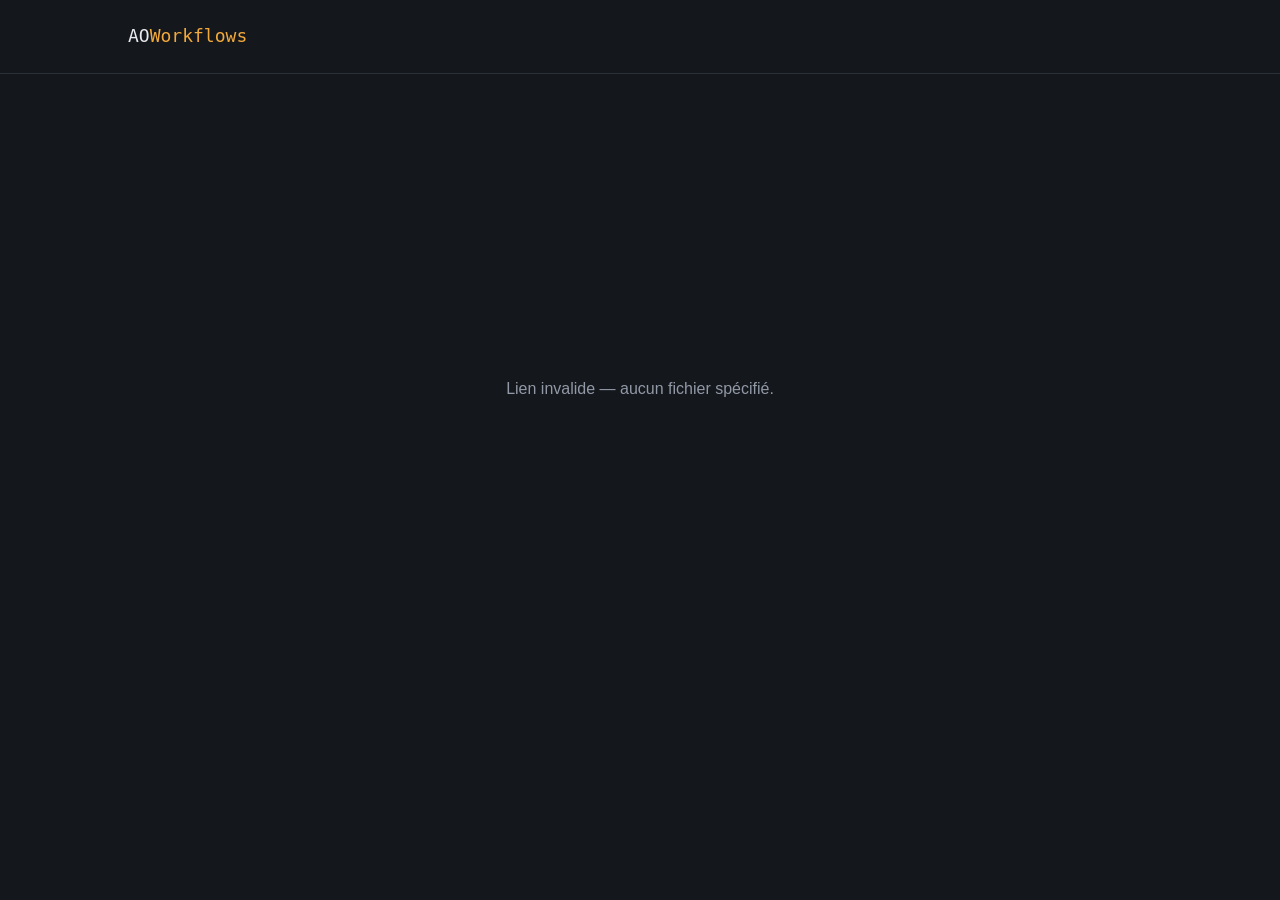
<file: download.html>
<!DOCTYPE html>
<html lang="fr">
<head>
<meta charset="UTF-8">
<meta name="viewport" content="width=device-width, initial-scale=1.0">
<title>Téléchargement — AO Workflows</title>
<style>
  :root{
    --bg:#14171C;--panel:#1B1F26;--line:#2A2F38;--text:#E7E9EC;--muted:#9199A6;
    --accent:#F2A93B;--accent-dim:#3A3226;
  }
  *{box-sizing:border-box;margin:0;padding:0;}
  body{background:var(--bg);color:var(--text);font-family:'IBM Plex Sans',-apple-system,Segoe UI,Roboto,sans-serif;line-height:1.6;}
  h1,h2,.mono{font-family:'IBM Plex Mono','SFMono-Regular',Consolas,monospace;}
  a{color:inherit;text-decoration:none;}
  .wrap{max-width:560px;margin:0 auto;padding:0 28px;}

  header{border-bottom:1px solid var(--line);padding:22px 0;}
  header .wrap{display:flex;align-items:center;justify-content:space-between;max-width:1080px;}
  .brand{font-family:'IBM Plex Mono',monospace;font-size:18px;}
  .brand span{color:var(--accent);}

  .center{min-height:70vh;display:flex;align-items:center;justify-content:center;}
  .box{text-align:center;padding:20px 0;}
  .check{
    width:56px;height:56px;border-radius:50%;background:var(--accent-dim);border:1px solid var(--accent);
    display:flex;align-items:center;justify-content:center;margin:0 auto 20px;font-size:26px;color:var(--accent);
  }
  h1{font-size:24px;font-weight:500;margin-bottom:10px;}
  .sub{color:var(--muted);font-size:14.5px;margin-bottom:32px;}

  .panel{background:var(--panel);border:1px solid var(--line);border-radius:8px;padding:24px;margin-bottom:20px;text-align:left;}
  .panel .label{color:#5B6370;font-size:11.5px;letter-spacing:.4px;margin-bottom:6px;}
  .panel .name{font-size:15px;font-weight:600;}

  .btn-download{
    display:inline-block;width:100%;background:var(--accent);color:#171207;font-weight:600;
    font-size:15px;padding:15px 24px;border-radius:6px;margin-bottom:14px;
  }
  .btn-download:hover{filter:brightness(1.08);}
  .btn-secondary{display:inline-block;color:var(--muted);font-size:13.5px;}
  .btn-secondary:hover{color:var(--text);}

  .note{color:#5B6370;font-size:12.5px;margin-top:28px;line-height:1.7;}
  .loading, .error{color:var(--muted);}
</style>
</head>
<body>

<header>
  <div class="wrap">
    <div class="brand">AO<span>Workflows</span></div>
  </div>
</header>

<div class="center">
  <div class="wrap box" id="content">
    <p class="loading">Chargement...</p>
  </div>
</div>

<script>
async function init(){
  const params = new URLSearchParams(window.location.search);
  const f = params.get('f');
  const content = document.getElementById('content');

  if (!f){
    content.innerHTML = '<p class="error">Lien invalide — aucun fichier spécifié.</p>';
    return;
  }

  try {
    const res = await fetch('catalog_data.json');
    if (!res.ok) throw new Error('fetch failed');
    const data = await res.json();
    const item = data.find(x => x.f === f);

    if (!item){
      content.innerHTML = '<p class="error">Workflow introuvable. Contactez le support avec votre numéro de commande.</p>';
      return;
    }

    const name = cleanName(item.n);
    const fileUrl = `files/${encodeURIComponent(item.f)}`;
    const downloadName = safeFileName(name) + '.json';

    content.innerHTML = `
      <div class="check">✓</div>
      <h1>Paiement confirmé</h1>
      <p class="sub">Votre fichier est prêt à télécharger.</p>
      <div class="panel">
        <div class="label">WORKFLOW</div>
        <div class="name">${name}</div>
      </div>
      <a class="btn-download" href="${fileUrl}" download="${downloadName}">Télécharger le fichier .json</a>
      <a class="btn-secondary" href="catalogue.html">← Retour au catalogue</a>
      <p class="note">
        Gardez ce fichier en lieu sûr — importez-le dans n8n via
        "Import from File" ou "Import from URL". Besoin d'aide pour
        l'installation ? <a href="mailto:contact@aoworkflows.com" style="color:var(--accent);">contact@aoworkflows.com</a>
      </p>
    `;
  } catch (err){
    console.error(err);
    content.innerHTML = '<p class="error">Erreur de chargement. Contactez le support.</p>';
  }
}

function cleanName(raw){
  if (!raw) return 'Sans titre';
  let name = String(raw);
  name = name.replace(/\.json$/i, '');
  name = name.replace(/^[^a-zA-Zà-öø-ÿÀ-ÖØ-ß]+/, '');
  name = name.replace(/_/g, ' ');
  name = name.replace(/\s+/g, ' ').trim();
  if (name) name = name.charAt(0).toUpperCase() + name.slice(1);
  return name || String(raw).trim();
}

// Nettoie le nom pour qu'il soit valide comme nom de fichier telecharge
// (enleve les caracteres interdits sur Windows/Mac/Linux)
function safeFileName(name){
  return String(name)
    .replace(/[\\/:*?"<>|]/g, '')
    .trim();
}

init();
</script>

</body>
</html>
</file>
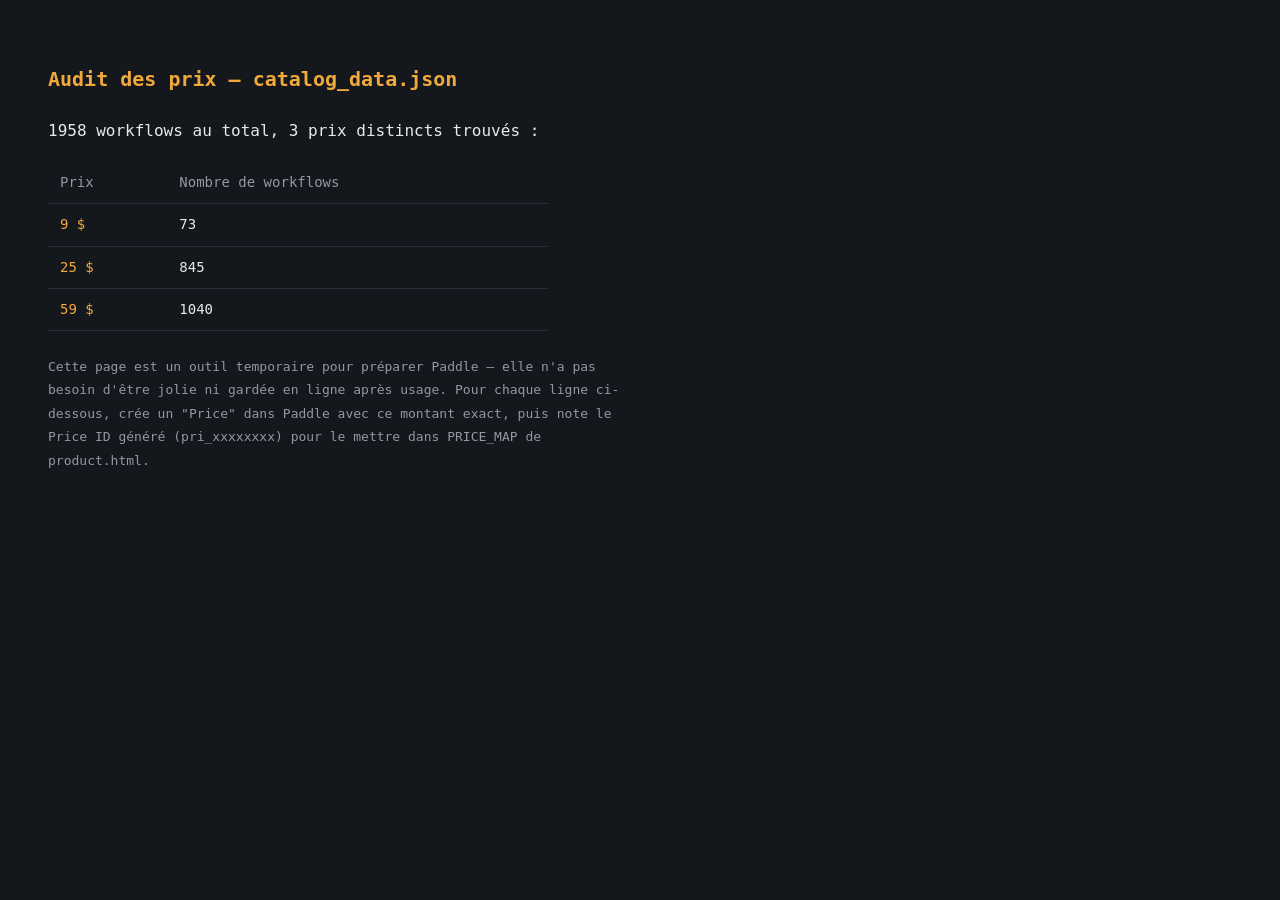
<file: price-audit.html>
<!DOCTYPE html>
<html lang="fr">
<head>
<meta charset="UTF-8">
<title>Audit des prix — AO Workflows</title>
<style>
  body{background:#14171C;color:#E7E9EC;font-family:'IBM Plex Mono',Consolas,monospace;padding:40px;line-height:1.8;}
  h1{color:#F2A93B;font-size:20px;margin-bottom:20px;}
  table{border-collapse:collapse;width:100%;max-width:500px;}
  td,th{border-bottom:1px solid #2A2F38;padding:8px 12px;text-align:left;font-size:14px;}
  th{color:#9199A6;font-weight:normal;}
  .price{color:#F2A93B;}
  .note{color:#9199A6;font-size:13px;margin-top:24px;max-width:600px;}
</style>
</head>
<body>
<h1>Audit des prix — catalog_data.json</h1>
<div id="output">Chargement...</div>
<div class="note">
  Cette page est un outil temporaire pour préparer Paddle — elle n'a pas besoin
  d'être jolie ni gardée en ligne après usage. Pour chaque ligne ci-dessous,
  crée un "Price" dans Paddle avec ce montant exact, puis note le Price ID
  généré (pri_xxxxxxxx) pour le mettre dans PRICE_MAP de product.html.
</div>
<script>
fetch('catalog_data.json')
  .then(r => r.json())
  .then(data => {
    const counts = {};
    data.forEach(item => {
      const p = item.p || 0;
      counts[p] = (counts[p] || 0) + 1;
    });
    const sorted = Object.entries(counts).sort((a,b) => a[0] - b[0]);
    let html = `<p>${data.length} workflows au total, ${sorted.length} prix distincts trouvés :</p>`;
    html += '<table><tr><th>Prix</th><th>Nombre de workflows</th></tr>';
    sorted.forEach(([price, count]) => {
      html += `<tr><td class="price">${price} $</td><td>${count}</td></tr>`;
    });
    html += '</table>';
    document.getElementById('output').innerHTML = html;
  })
  .catch(err => {
    document.getElementById('output').textContent = 'Erreur : ' + err.message;
  });
</script>
</body>
</html>
</file>
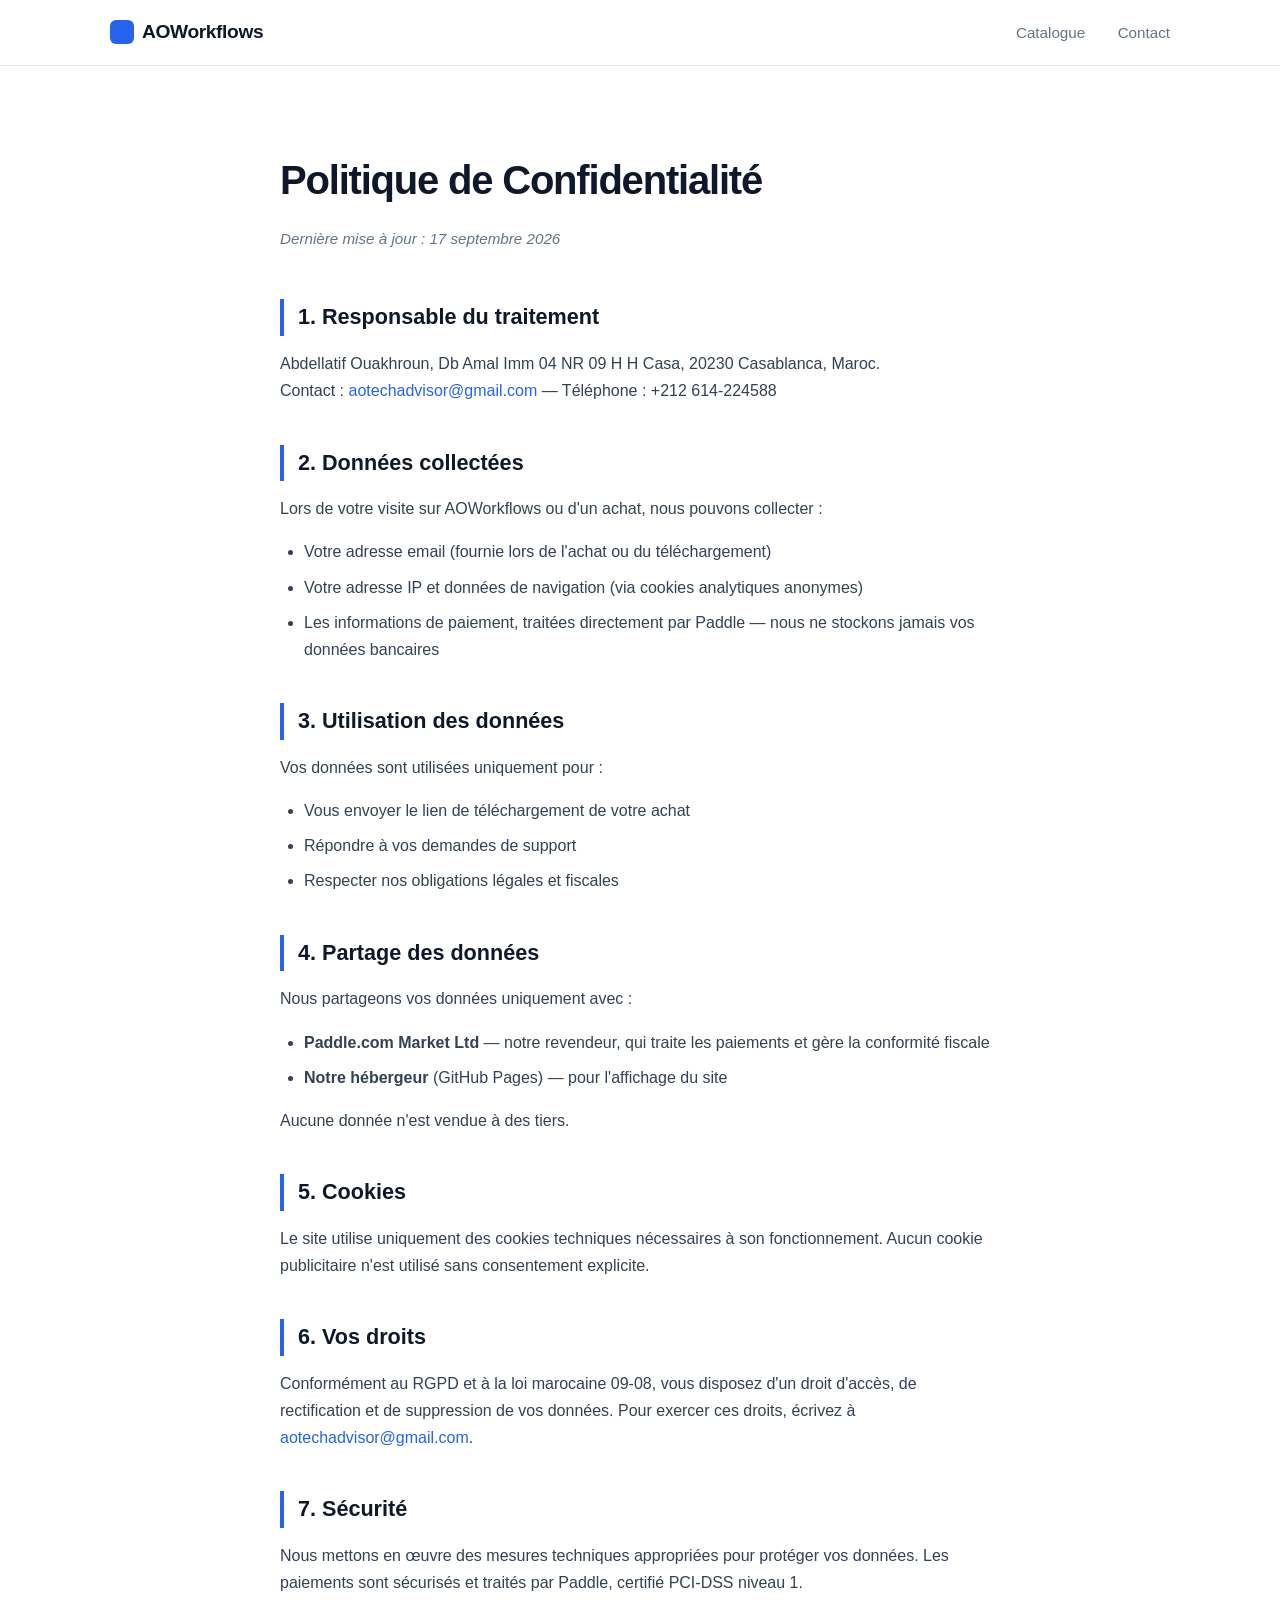
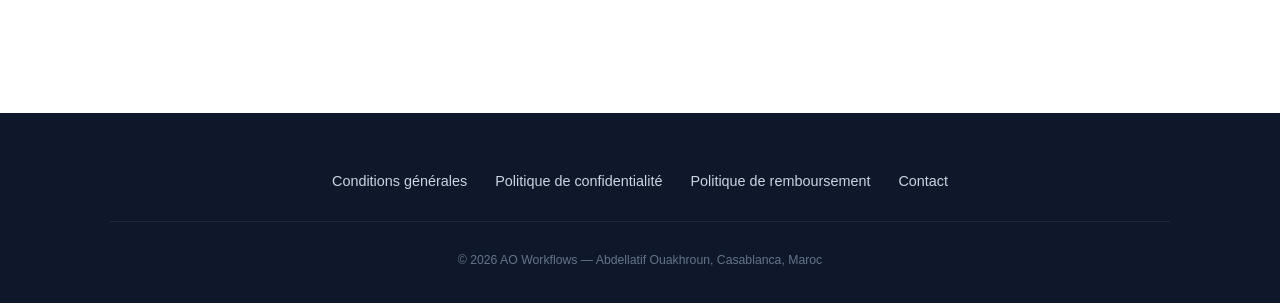
<file: privacy.html>
<!DOCTYPE html>
<html lang="fr">
<head>
<meta charset="UTF-8">
<meta name="viewport" content="width=device-width, initial-scale=1.0">
<title>Politique de Confidentialité — AOWorkflows</title>
<meta name="description" content="Politique de confidentialité d'AOWorkflows. Comment nous collectons, utilisons et protégeons vos données.">
<style>
  * { box-sizing: border-box; margin: 0; padding: 0; }
  :root {
    --blue: #2563eb;
    --blue-dark: #1e40af;
    --blue-light: #dbeafe;
    --blue-pale: #eff6ff;
    --ink: #0f172a;
    --gray: #64748b;
    --border: #e2e8f0;
  }
  body {
    font-family: -apple-system, BlinkMacSystemFont, "Segoe UI", Roboto, sans-serif;
    line-height: 1.7;
    color: var(--ink);
    background: #fff;
    -webkit-font-smoothing: antialiased;
  }
  .wrap { max-width: 1100px; margin: 0 auto; padding: 0 20px; }

  header {
    background: rgba(255,255,255,0.9);
    backdrop-filter: saturate(180%) blur(12px);
    border-bottom: 1px solid var(--border);
    padding: 16px 0;
    position: sticky;
    top: 0;
    z-index: 100;
  }
  header .wrap { display: flex; justify-content: space-between; align-items: center; }
  .logo {
    font-weight: 800;
    font-size: 1.2em;
    color: var(--ink);
    text-decoration: none;
    letter-spacing: -0.02em;
    display: flex;
    align-items: center;
    gap: 8px;
  }
  .logo::before {
    content: "";
    display: inline-block;
    width: 24px;
    height: 24px;
    background: var(--blue);
    border-radius: 6px;
  }
  nav a {
    margin-left: 28px;
    color: var(--gray);
    text-decoration: none;
    font-size: 0.95em;
    font-weight: 500;
    transition: color 0.2s;
  }
  nav a:hover { color: var(--blue); }

  main {
    max-width: 760px;
    margin: 0 auto;
    padding: 80px 20px 100px;
  }
  main h1 {
    font-size: 2.5em;
    font-weight: 800;
    letter-spacing: -0.03em;
    margin-bottom: 12px;
  }
  .updated {
    color: var(--gray);
    font-style: italic;
    margin-bottom: 48px;
    font-size: 0.95em;
  }
  main h2 {
    font-size: 1.35em;
    font-weight: 700;
    margin-top: 40px;
    margin-bottom: 14px;
    color: var(--ink);
    padding-left: 14px;
    border-left: 4px solid var(--blue);
  }
  main p { margin-bottom: 16px; color: #334155; }
  main ul { margin: 16px 0 16px 24px; color: #334155; }
  main li { margin-bottom: 8px; }
  main a { color: var(--blue); text-decoration: none; font-weight: 500; }
  main a:hover { text-decoration: underline; }

  footer {
    background: var(--ink);
    color: #94a3b8;
    padding: 56px 0 32px;
    font-size: 0.9em;
  }
  footer .legal {
    display: flex;
    flex-wrap: wrap;
    justify-content: center;
    gap: 28px;
    margin-bottom: 28px;
  }
  footer .legal a {
    color: #cbd5e1;
    text-decoration: none;
    transition: color 0.2s;
    font-weight: 500;
  }
  footer .legal a:hover { color: #60a5fa; }
  footer .copy {
    text-align: center;
    color: #64748b;
    font-size: 0.85em;
    padding-top: 28px;
    border-top: 1px solid #1e293b;
  }

  @media (max-width: 640px) {
    main { padding: 50px 20px 60px; }
    main h1 { font-size: 1.9em; }
    main h2 { font-size: 1.15em; }
    nav a { margin-left: 16px; font-size: 0.9em; }
  }
</style>
</head>
<body>

<header>
  <div class="wrap">
    <a href="index.html" class="logo">AOWorkflows</a>
    <nav>
      <a href="catalogue.html">Catalogue</a>
      <a href="contact.html">Contact</a>
    </nav>
  </div>
</header>

<main>
  <h1>Politique de Confidentialité</h1>
  <p class="updated">Dernière mise à jour : 17 septembre 2026</p>

  <h2>1. Responsable du traitement</h2>
  <p>Abdellatif Ouakhroun, Db Amal Imm 04 NR 09 H H Casa, 20230 Casablanca, Maroc.<br>
  Contact : <a href="mailto:aotechadvisor@gmail.com">aotechadvisor@gmail.com</a> — Téléphone : +212 614-224588</p>

  <h2>2. Données collectées</h2>
  <p>Lors de votre visite sur AOWorkflows ou d'un achat, nous pouvons collecter :</p>
  <ul>
    <li>Votre adresse email (fournie lors de l'achat ou du téléchargement)</li>
    <li>Votre adresse IP et données de navigation (via cookies analytiques anonymes)</li>
    <li>Les informations de paiement, traitées directement par Paddle — nous ne stockons jamais vos données bancaires</li>
  </ul>

  <h2>3. Utilisation des données</h2>
  <p>Vos données sont utilisées uniquement pour :</p>
  <ul>
    <li>Vous envoyer le lien de téléchargement de votre achat</li>
    <li>Répondre à vos demandes de support</li>
    <li>Respecter nos obligations légales et fiscales</li>
  </ul>

  <h2>4. Partage des données</h2>
  <p>Nous partageons vos données uniquement avec :</p>
  <ul>
    <li><strong>Paddle.com Market Ltd</strong> — notre revendeur, qui traite les paiements et gère la conformité fiscale</li>
    <li><strong>Notre hébergeur</strong> (GitHub Pages) — pour l'affichage du site</li>
  </ul>
  <p>Aucune donnée n'est vendue à des tiers.</p>

  <h2>5. Cookies</h2>
  <p>Le site utilise uniquement des cookies techniques nécessaires à son fonctionnement. Aucun cookie publicitaire n'est utilisé sans consentement explicite.</p>

  <h2>6. Vos droits</h2>
  <p>Conformément au RGPD et à la loi marocaine 09-08, vous disposez d'un droit d'accès, de rectification et de suppression de vos données. Pour exercer ces droits, écrivez à <a href="mailto:aotechadvisor@gmail.com">aotechadvisor@gmail.com</a>.</p>

  <h2>7. Sécurité</h2>
  <p>Nous mettons en œuvre des mesures techniques appropriées pour protéger vos données. Les paiements sont sécurisés et traités par Paddle, certifié PCI-DSS niveau 1.</p>
</main>

<footer>
  <div class="wrap">
    <div class="legal">
      <a href="terms.html">Conditions générales</a>
      <a href="privacy.html">Politique de confidentialité</a>
      <a href="refund.html">Politique de remboursement</a>
      <a href="contact.html">Contact</a>
    </div>
    <div class="copy">
      © 2026 AO Workflows — Abdellatif Ouakhroun, Casablanca, Maroc
    </div>
  </div>
</footer>

</body>
</html>
</file>
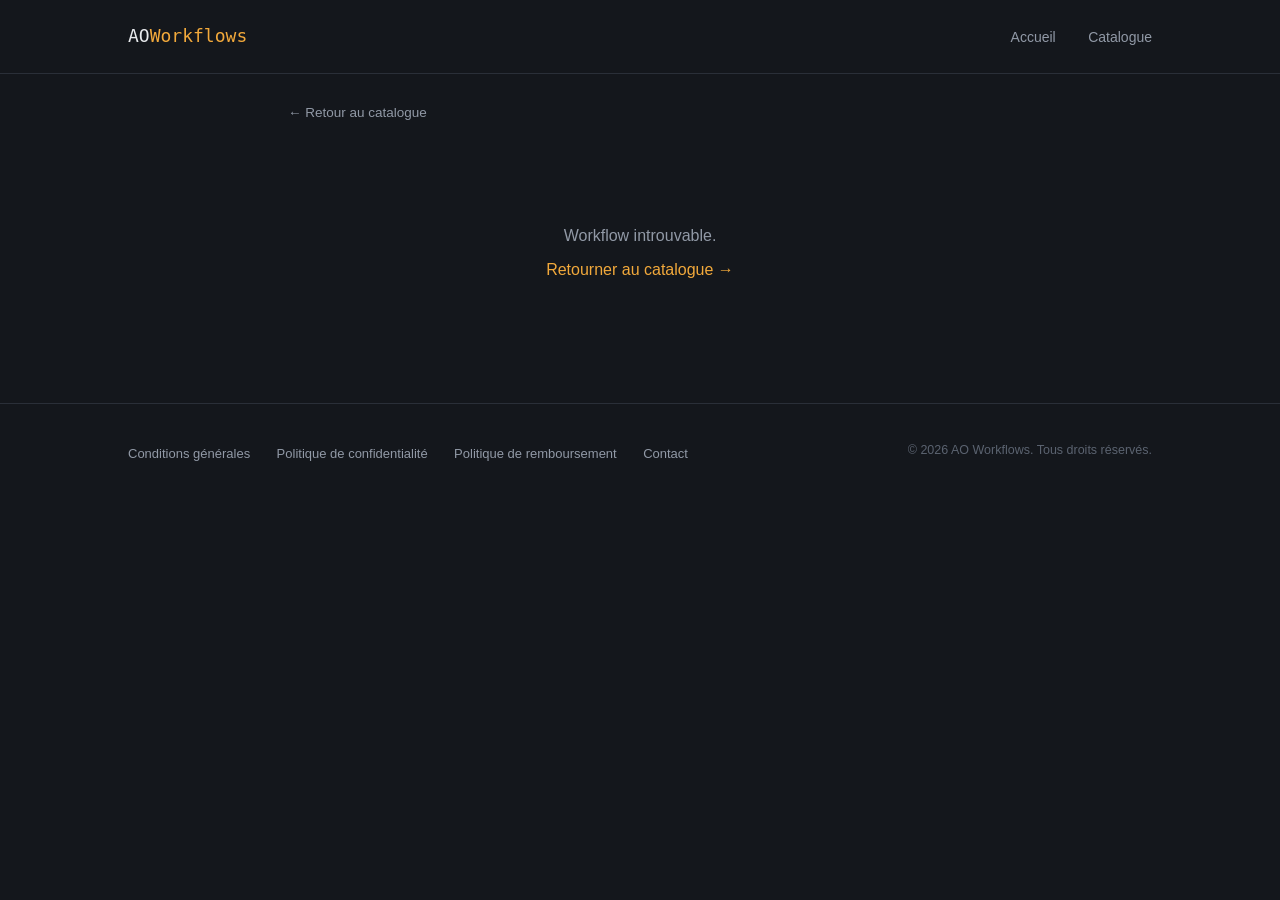
<file: product.html>
<!DOCTYPE html>
<html lang="fr">
<head>
<meta charset="UTF-8">
<meta name="viewport" content="width=device-width, initial-scale=1.0">
<title>Workflow — AO Workflows</title>
<style>
  :root{
    --bg:#14171C;--panel:#1B1F26;--panel-2:#20242C;--line:#2A2F38;
    --text:#E7E9EC;--muted:#9199A6;--accent:#F2A93B;--accent-dim:#3A3226;
  }
  *{box-sizing:border-box;margin:0;padding:0;}
  body{background:var(--bg);color:var(--text);font-family:'IBM Plex Sans',-apple-system,Segoe UI,Roboto,sans-serif;line-height:1.6;}
  h1,h2,h3,.mono{font-family:'IBM Plex Mono','SFMono-Regular',Consolas,monospace;}
  a{color:inherit;text-decoration:none;}
  button{font:inherit;color:inherit;}
  .wrap{max-width:760px;margin:0 auto;padding:0 28px;}

  header{border-bottom:1px solid var(--line);padding:22px 0;}
  header .wrap{display:flex;align-items:center;justify-content:space-between;max-width:1080px;}
  .brand{font-family:'IBM Plex Mono',monospace;font-size:18px;}
  .brand span{color:var(--accent);}
  nav a{color:var(--muted);margin-left:28px;font-size:14px;}
  nav a:hover{color:var(--text);}

  .back{display:inline-flex;align-items:center;gap:6px;color:var(--muted);font-size:13.5px;margin:28px 0 20px;}
  .back:hover{color:var(--text);}

  .loading{padding:80px 0;text-align:center;color:var(--muted);}
  .spinner{display:inline-block;width:20px;height:20px;border:2px solid var(--line);border-top-color:var(--accent);border-radius:50%;animation:spin .6s linear infinite;margin-bottom:12px;}
  @keyframes spin{to{transform:rotate(360deg);}}

  .product{display:none;}
  .tier-pill{
    display:inline-block;font-family:'IBM Plex Mono',monospace;font-size:11.5px;color:var(--accent);
    border:1px solid var(--accent-dim);border-radius:4px;padding:3px 9px;margin-bottom:14px;
  }
  .cat{color:#5B6370;font-size:13.5px;margin-bottom:6px;}
  h1{font-size:26px;font-weight:500;line-height:1.3;margin-bottom:18px;}
  .tags{display:flex;flex-wrap:wrap;gap:8px;margin-bottom:28px;}
  .tag{font-size:12.5px;color:var(--muted);border:1px solid var(--line);border-radius:4px;padding:4px 10px;}

  .panel{background:var(--panel);border:1px solid var(--line);border-radius:8px;padding:26px;margin-bottom:24px;}
  .panel h2{font-size:13px;color:#5B6370;letter-spacing:.4px;margin-bottom:10px;}
  .panel p{color:#C7CBD1;font-size:14.5px;}

  .buy-box{
    background:var(--panel);border:1px solid var(--line);border-radius:8px;padding:26px;
    display:flex;align-items:center;justify-content:space-between;gap:20px;flex-wrap:wrap;margin-bottom:40px;
  }
  .buy-box .price{font-family:'IBM Plex Mono',monospace;font-size:30px;color:var(--accent);}
  .buy-box .price-note{color:#5B6370;font-size:12.5px;margin-top:4px;}
  .btn-buy{
    background:var(--accent);color:#171207;font-weight:600;font-size:15px;
    padding:14px 28px;border:none;border-radius:6px;cursor:pointer;transition:filter .12s;
  }
  .btn-buy:hover{filter:brightness(1.08);}
  .btn-buy:disabled{opacity:.5;cursor:default;}
  .unavailable-note{color:#5B6370;font-size:12.5px;margin-top:10px;}

  .error{padding:80px 0;text-align:center;color:var(--muted);}

  footer{border-top:1px solid var(--line);padding:36px 0;margin-top:40px;}
  footer .wrap{display:flex;justify-content:space-between;flex-wrap:wrap;gap:16px;max-width:1080px;}
  footer .legal a{color:var(--muted);font-size:13px;margin-right:22px;}
  footer .legal a:hover{color:var(--text);}
  footer .copy{color:#5B6370;font-size:12.5px;}
</style>
</head>
<body>

<header>
  <div class="wrap">
    <div class="brand">AO<span>Workflows</span></div>
    <nav>
      <a href="index.html">Accueil</a>
      <a href="catalogue.html">Catalogue</a>
    </nav>
  </div>
</header>

<div class="wrap">
  <a class="back" href="catalogue.html">← Retour au catalogue</a>

  <div id="loading" class="loading">
    <div class="spinner"></div>
    <p>Chargement...</p>
  </div>

  <div id="errorState" class="error" style="display:none;">
    <p>Workflow introuvable.</p>
    <p style="margin-top:8px;"><a href="catalogue.html" style="color:var(--accent);">Retourner au catalogue →</a></p>
  </div>

  <div id="product" class="product">
    <div class="tier-pill" id="pTier"></div>
    <div class="cat" id="pCat"></div>
    <h1 id="pName"></h1>
    <div class="tags" id="pTags"></div>

    <div class="panel" id="pDescBlock" style="display:none;">
      <h2>DESCRIPTION</h2>
      <p id="pDesc"></p>
    </div>

    <div class="panel">
      <h2>CE QUI EST INCLUS</h2>
      <p id="pIncluded"></p>
    </div>

    <div class="buy-box">
      <div>
        <div class="price" id="pPrice"></div>
        <div class="price-note">Paiement sécurisé via Paddle</div>
      </div>
      <button class="btn-buy" id="buyBtn">Acheter</button>
    </div>
    <div id="unavailableNote" class="unavailable-note" style="display:none;">
      Achat pas encore disponible pour ce workflow — <a href="mailto:contact@aoworkflows.com" style="color:var(--accent);">contactez-nous</a>.
    </div>
  </div>
</div>

<footer>
  <div class="wrap">
    <div class="legal">
      <a href="terms.html">Conditions générales</a>
      <a href="privacy.html">Politique de confidentialité</a>
      <a href="refund.html">Politique de remboursement</a>
      <a href="mailto:contact@aoworkflows.com">Contact</a>
    </div>
    <div class="copy">© 2026 AO Workflows. Tous droits réservés.</div>
  </div>
</footer>

<!--
  ============================================================
  INTÉGRATION PADDLE — à activer une fois ton compte approuvé
  ============================================================
  1. Décommente le script ci-dessous.
  2. Remplace YOUR_CLIENT_TOKEN par ton token Paddle (Developer Tools > Authentication).
  3. Remplis PRICE_MAP : pour chaque prix distinct de ton catalogue,
     crée un Price correspondant dans Paddle et colle son Price ID ici.
     Exemple : si tu as des workflows à 25$, 45$, 79$ dans catalog_data.json,
     crée 3 Prices dans Paddle et mappe-les ici.
-->
<script src="https://cdn.paddle.com/paddle/v2/paddle.js"></script>
<script>
  Paddle.Environment.set("sandbox"); // enlève cette ligne quand tu passes en live
  Paddle.Initialize({ token: "test_d73f36d0e07d584f89d9985a9cf" });

  const PRICE_MAP = {
    9: "pri_01m2dbmw59d0v49q3zfjbpk7ch",   // Basic
    25: "pri_01m2dbwjexqw0r2z9crbq0rk4v",  // Standard
    59: "pri_01m2dc7a3c1behxk2pp8b8xpwe",  // Premium
  };
</script>

<script>
async function init(){
  const params = new URLSearchParams(window.location.search);
  const f = params.get('f');

  if (!f){
    showError();
    return;
  }

  try {
    const res = await fetch('catalog_data.json');
    if (!res.ok) throw new Error('fetch failed');
    const data = await res.json();
    const item = data.find(x => x.f === f);

    if (!item){
      showError();
      return;
    }

    renderProduct(item);
  } catch (err){
    console.error(err);
    showError();
  }
}

function cleanName(raw){
  if (!raw) return 'Sans titre';
  let name = String(raw);
  name = name.replace(/\.json$/i, '');
  name = name.replace(/^[^a-zA-Zà-öø-ÿÀ-ÖØ-ß]+/, '');
  name = name.replace(/_/g, ' ');
  name = name.replace(/\s+/g, ' ').trim();
  if (name) name = name.charAt(0).toUpperCase() + name.slice(1);
  return name || String(raw).trim();
}

const TIER_INFO = {
  "Basic": "Fichier .json prêt à importer dans n8n (self-hosted ou n8n Cloud). Usage personnel ou au sein d'une seule organisation. Modification autorisée pour vos propres besoins.",
  "Standard": "Fichier .json prêt à importer, accompagné d'une documentation d'installation détaillée. Usage personnel ou au sein d'une seule organisation. Modification autorisée pour vos propres besoins.",
  "Premium": "Fichier .json prêt à importer, documentation détaillée et support prioritaire par email pour l'installation. Usage personnel ou au sein d'une seule organisation. Modification autorisée pour vos propres besoins.",
  "Agence": "Fichier .json prêt à importer, documentation détaillée et support prioritaire. Autorise le déploiement de ce workflow pour le compte de vos clients (la revente du fichier source lui-même reste interdite)."
};

function getIncludedText(tier){
  return TIER_INFO[tier] || TIER_INFO["Basic"];
}

function getDescription(item, name){
  if (item.d && String(item.d).trim()) return String(item.d).trim();
  const integrations = Array.isArray(item.i) ? item.i : (item.i ? [item.i] : []);
  const withPart = integrations.length ? ` en s'appuyant sur ${integrations.join(', ')}` : '';
  return `Ce workflow automatise "${name}"${withPart}. Importez le fichier .json dans n8n, connectez vos clés API, et il est immédiatement opérationnel.`;
}

function renderProduct(item){
  document.getElementById('loading').style.display = 'none';
  document.getElementById('product').style.display = 'block';

  const name = cleanName(item.n);
  document.title = name + ' — AO Workflows';
  document.getElementById('pName').textContent = name;
  const tier = item.t || 'Basic';
  document.getElementById('pTier').textContent = tier;
  document.getElementById('pCat').textContent = item.c || '';

  const integrations = Array.isArray(item.i) ? item.i : (item.i ? [item.i] : []);
  const tagsEl = document.getElementById('pTags');
  tagsEl.innerHTML = integrations.map(t => `<span class="tag">${t}</span>`).join('');

  document.getElementById('pDescBlock').style.display = 'block';
  document.getElementById('pDesc').textContent = getDescription(item, name);

  document.getElementById('pIncluded').textContent = getIncludedText(tier);

  const price = item.p || 0;
  document.getElementById('pPrice').textContent = price + ' $';

  const buyBtn = document.getElementById('buyBtn');
  buyBtn.textContent = `Acheter — ${price} $`;
  buyBtn.addEventListener('click', () => {
    if (typeof Paddle === 'undefined' || typeof PRICE_MAP === 'undefined' || !PRICE_MAP[price]){
      document.getElementById('unavailableNote').style.display = 'block';
      return;
    }
    Paddle.Checkout.open({
      items: [{ priceId: PRICE_MAP[price], quantity: 1 }],
      settings: {
        successUrl: `${window.location.origin}${window.location.pathname.replace('product.html','download.html')}?f=${encodeURIComponent(item.f)}`
      }
    });
  });
}

function showError(){
  document.getElementById('loading').style.display = 'none';
  document.getElementById('errorState').style.display = 'block';
}

init();
</script>

</body>
</html>
</file>
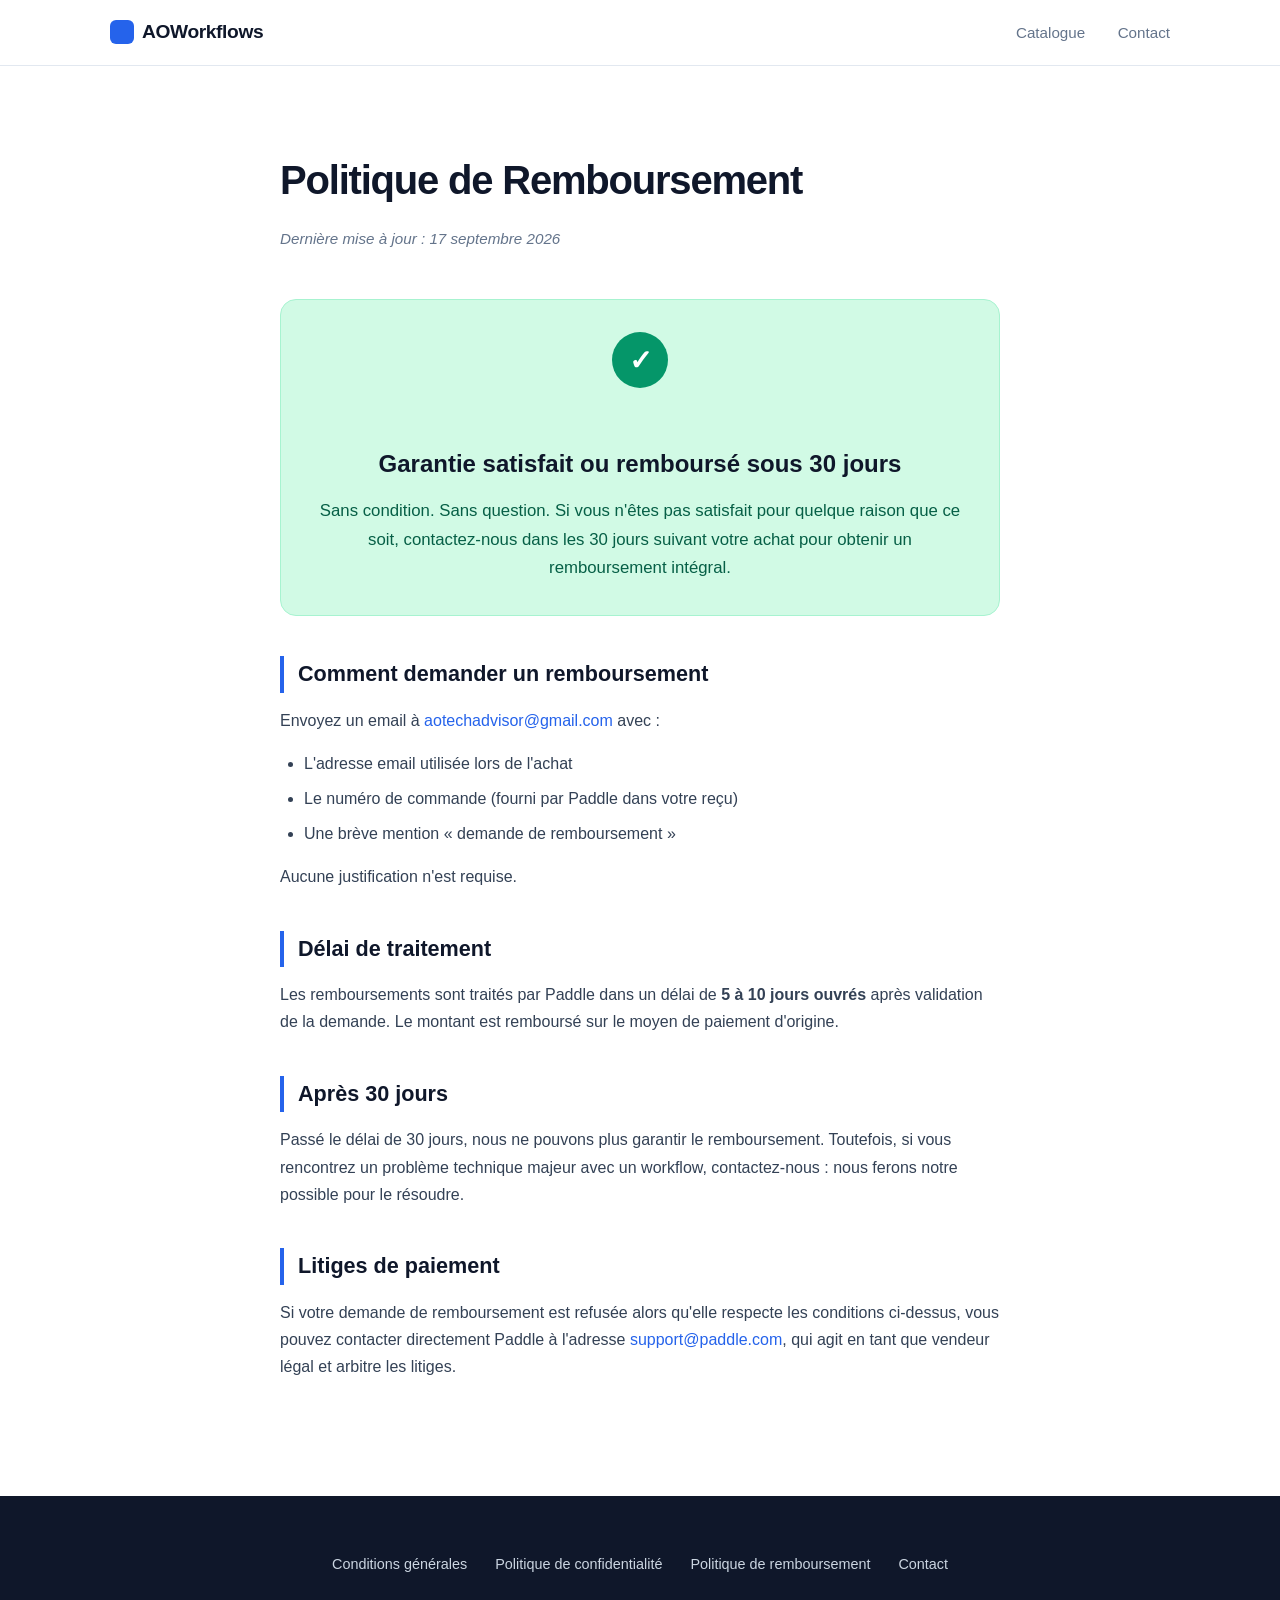
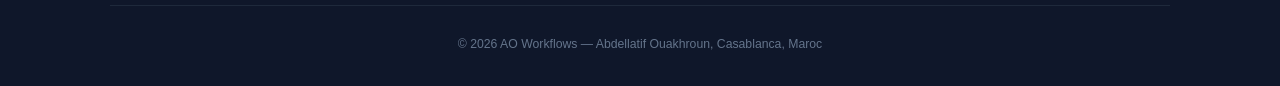
<file: refund.html>
<!DOCTYPE html>
<html lang="fr">
<head>
<meta charset="UTF-8">
<meta name="viewport" content="width=device-width, initial-scale=1.0">
<title>Politique de Remboursement — AOWorkflows</title>
<meta name="description" content="Politique de remboursement d'AOWorkflows. Garantie satisfait ou remboursé sous 30 jours, sans condition.">
<style>
  * { box-sizing: border-box; margin: 0; padding: 0; }
  :root {
    --blue: #2563eb;
    --blue-dark: #1e40af;
    --blue-light: #dbeafe;
    --blue-pale: #eff6ff;
    --ink: #0f172a;
    --gray: #64748b;
    --border: #e2e8f0;
    --green: #059669;
    --green-light: #d1fae5;
  }
  body {
    font-family: -apple-system, BlinkMacSystemFont, "Segoe UI", Roboto, sans-serif;
    line-height: 1.7;
    color: var(--ink);
    background: #fff;
    -webkit-font-smoothing: antialiased;
  }
  .wrap { max-width: 1100px; margin: 0 auto; padding: 0 20px; }

  header {
    background: rgba(255,255,255,0.9);
    backdrop-filter: saturate(180%) blur(12px);
    border-bottom: 1px solid var(--border);
    padding: 16px 0;
    position: sticky;
    top: 0;
    z-index: 100;
  }
  header .wrap { display: flex; justify-content: space-between; align-items: center; }
  .logo {
    font-weight: 800;
    font-size: 1.2em;
    color: var(--ink);
    text-decoration: none;
    letter-spacing: -0.02em;
    display: flex;
    align-items: center;
    gap: 8px;
  }
  .logo::before {
    content: "";
    display: inline-block;
    width: 24px;
    height: 24px;
    background: var(--blue);
    border-radius: 6px;
  }
  nav a {
    margin-left: 28px;
    color: var(--gray);
    text-decoration: none;
    font-size: 0.95em;
    font-weight: 500;
    transition: color 0.2s;
  }
  nav a:hover { color: var(--blue); }

  main {
    max-width: 760px;
    margin: 0 auto;
    padding: 80px 20px 100px;
  }
  main h1 {
    font-size: 2.5em;
    font-weight: 800;
    letter-spacing: -0.03em;
    margin-bottom: 12px;
  }
  .updated {
    color: var(--gray);
    font-style: italic;
    margin-bottom: 48px;
    font-size: 0.95em;
  }
  .guarantee {
    background: var(--green-light);
    border: 1px solid #a7f3d0;
    border-radius: 16px;
    padding: 32px;
    margin-bottom: 40px;
    text-align: center;
  }
  .guarantee .check {
    display: inline-flex;
    align-items: center;
    justify-content: center;
    width: 56px;
    height: 56px;
    background: var(--green);
    color: #fff;
    border-radius: 50%;
    font-size: 1.75em;
    font-weight: 700;
    margin-bottom: 16px;
  }
  .guarantee h2 {
    font-size: 1.5em;
    color: var(--ink);
    margin-bottom: 12px;
    font-weight: 800;
    border: none;
    padding: 0;
  }
  .guarantee p {
    color: #065f46;
    font-size: 1.05em;
    margin: 0;
  }
  main h2 {
    font-size: 1.35em;
    font-weight: 700;
    margin-top: 40px;
    margin-bottom: 14px;
    color: var(--ink);
    padding-left: 14px;
    border-left: 4px solid var(--blue);
  }
  main p { margin-bottom: 16px; color: #334155; }
  main ul { margin: 16px 0 16px 24px; color: #334155; }
  main li { margin-bottom: 8px; }
  main a { color: var(--blue); text-decoration: none; font-weight: 500; }
  main a:hover { text-decoration: underline; }

  footer {
    background: var(--ink);
    color: #94a3b8;
    padding: 56px 0 32px;
    font-size: 0.9em;
  }
  footer .legal {
    display: flex;
    flex-wrap: wrap;
    justify-content: center;
    gap: 28px;
    margin-bottom: 28px;
  }
  footer .legal a {
    color: #cbd5e1;
    text-decoration: none;
    transition: color 0.2s;
    font-weight: 500;
  }
  footer .legal a:hover { color: #60a5fa; }
  footer .copy {
    text-align: center;
    color: #64748b;
    font-size: 0.85em;
    padding-top: 28px;
    border-top: 1px solid #1e293b;
  }

  @media (max-width: 640px) {
    main { padding: 50px 20px 60px; }
    main h1 { font-size: 1.9em; }
    main h2 { font-size: 1.15em; }
    .guarantee { padding: 24px 20px; }
    nav a { margin-left: 16px; font-size: 0.9em; }
  }
</style>
</head>
<body>

<header>
  <div class="wrap">
    <a href="index.html" class="logo">AOWorkflows</a>
    <nav>
      <a href="catalogue.html">Catalogue</a>
      <a href="contact.html">Contact</a>
    </nav>
  </div>
</header>

<main>
  <h1>Politique de Remboursement</h1>
  <p class="updated">Dernière mise à jour : 17 septembre 2026</p>

  <div class="guarantee">
    <div class="check">✓</div>
    <h2>Garantie satisfait ou remboursé sous 30 jours</h2>
    <p>Sans condition. Sans question. Si vous n'êtes pas satisfait pour quelque raison que ce soit, contactez-nous dans les 30 jours suivant votre achat pour obtenir un remboursement intégral.</p>
  </div>

  <h2>Comment demander un remboursement</h2>
  <p>Envoyez un email à <a href="mailto:aotechadvisor@gmail.com">aotechadvisor@gmail.com</a> avec :</p>
  <ul>
    <li>L'adresse email utilisée lors de l'achat</li>
    <li>Le numéro de commande (fourni par Paddle dans votre reçu)</li>
    <li>Une brève mention « demande de remboursement »</li>
  </ul>
  <p>Aucune justification n'est requise.</p>

  <h2>Délai de traitement</h2>
  <p>Les remboursements sont traités par Paddle dans un délai de <strong>5 à 10 jours ouvrés</strong> après validation de la demande. Le montant est remboursé sur le moyen de paiement d'origine.</p>

  <h2>Après 30 jours</h2>
  <p>Passé le délai de 30 jours, nous ne pouvons plus garantir le remboursement. Toutefois, si vous rencontrez un problème technique majeur avec un workflow, contactez-nous : nous ferons notre possible pour le résoudre.</p>

  <h2>Litiges de paiement</h2>
  <p>Si votre demande de remboursement est refusée alors qu'elle respecte les conditions ci-dessus, vous pouvez contacter directement Paddle à l'adresse <a href="mailto:support@paddle.com">support@paddle.com</a>, qui agit en tant que vendeur légal et arbitre les litiges.</p>
</main>

<footer>
  <div class="wrap">
    <div class="legal">
      <a href="terms.html">Conditions générales</a>
      <a href="privacy.html">Politique de confidentialité</a>
      <a href="refund.html">Politique de remboursement</a>
      <a href="contact.html">Contact</a>
    </div>
    <div class="copy">
      © 2026 AO Workflows — Abdellatif Ouakhroun, Casablanca, Maroc
    </div>
  </div>
</footer>

</body>
</html>
</file>
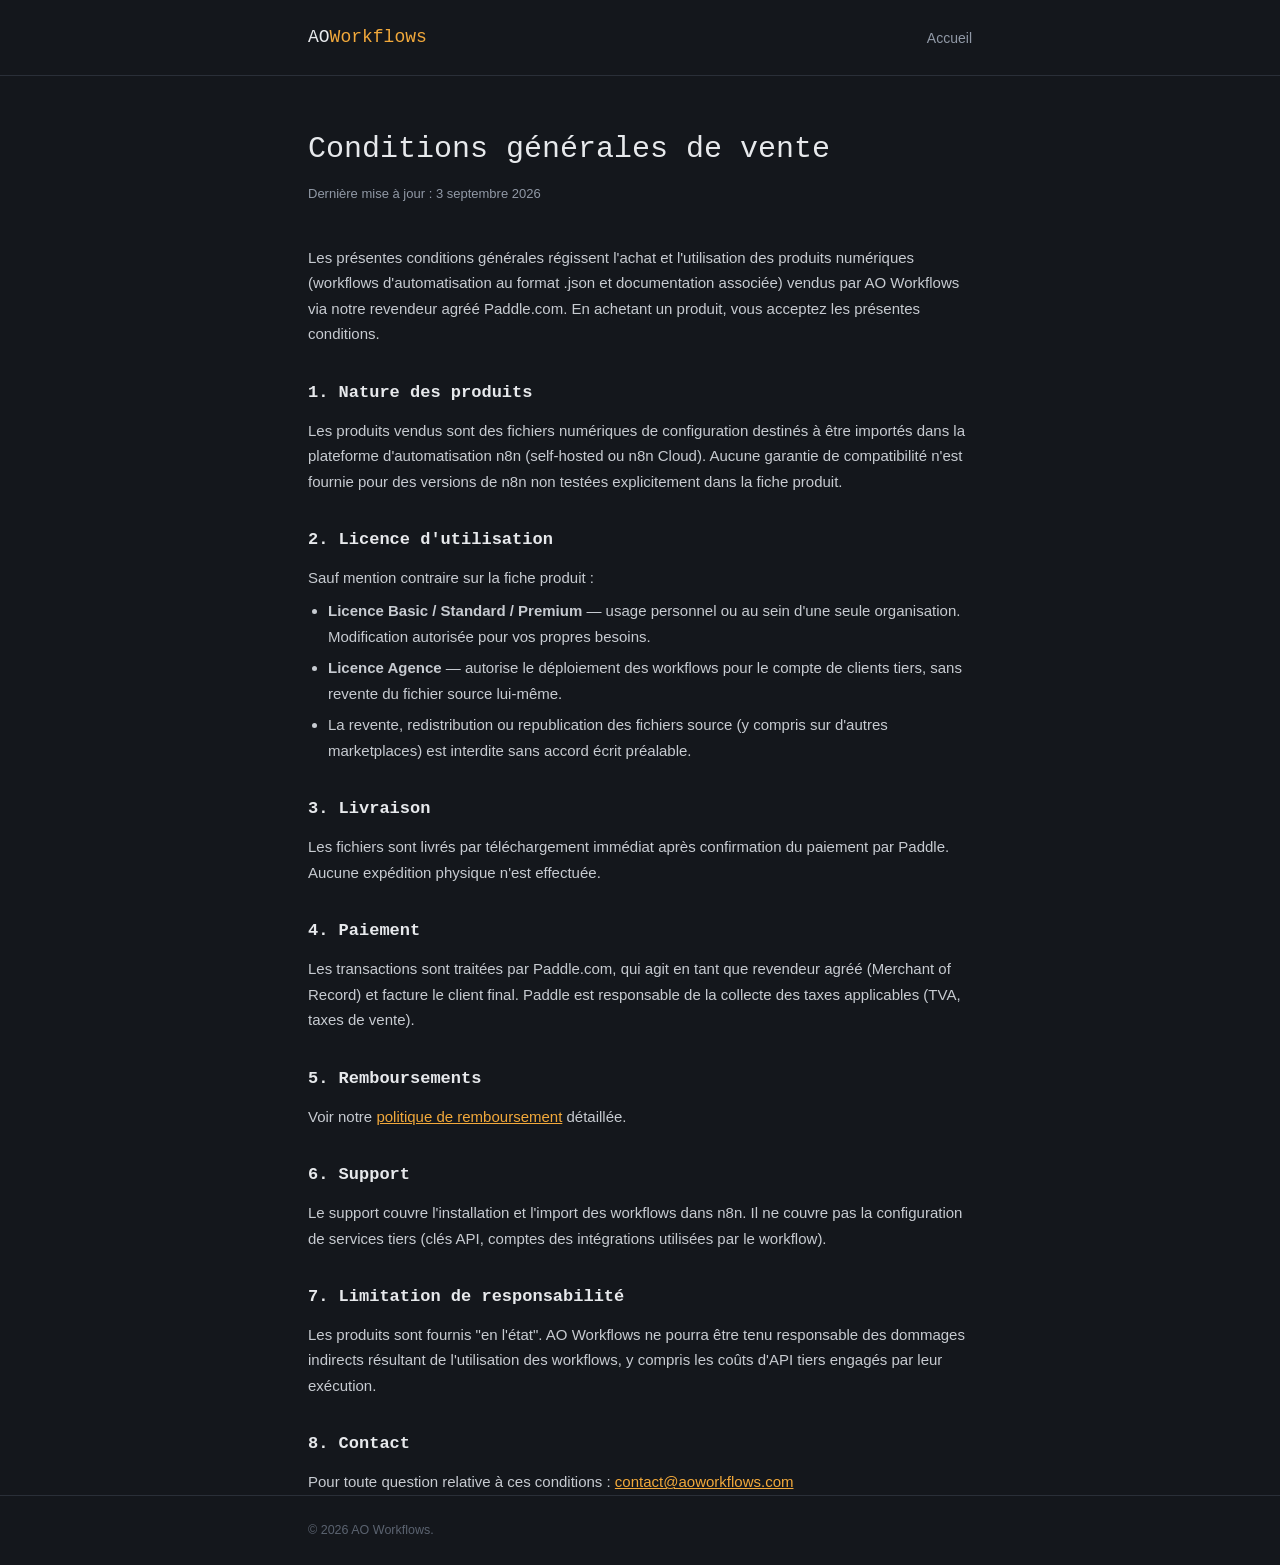
<file: terms (1).html>
<!DOCTYPE html>
<html lang="fr">
<head>
<meta charset="UTF-8">
<meta name="viewport" content="width=device-width, initial-scale=1.0">
<title>Conditions générales — AO Workflows</title>
<style>
  :root{--bg:#14171C;--panel:#1B1F26;--line:#2A2F38;--text:#E7E9EC;--muted:#9199A6;--accent:#F2A93B;}
  *{box-sizing:border-box;margin:0;padding:0;}
  body{background:var(--bg);color:var(--text);font-family:-apple-system,Segoe UI,Roboto,sans-serif;line-height:1.7;}
  h1,h2,.mono{font-family:'IBM Plex Mono',Consolas,monospace;}
  a{color:var(--accent);}
  .wrap{max-width:720px;margin:0 auto;padding:0 28px;}
  header{border-bottom:1px solid var(--line);padding:22px 0;margin-bottom:48px;}
  header .wrap{display:flex;align-items:center;justify-content:space-between;}
  .brand{font-family:'IBM Plex Mono',monospace;font-size:18px;}
  .brand span{color:var(--accent);}
  nav a{color:var(--muted);margin-left:24px;font-size:14px;text-decoration:none;}
  main{padding-bottom:80px;}
  h1{font-size:30px;font-weight:500;margin-bottom:8px;}
  .updated{color:var(--muted);font-size:13px;margin-bottom:40px;}
  h2{font-size:17px;font-weight:600;margin:32px 0 10px;}
  p,li{color:#C7CBD1;font-size:15px;}
  ul{margin-left:20px;margin-top:8px;}
  li{margin-bottom:6px;}
  footer{border-top:1px solid var(--line);padding:24px 0;color:#5B6370;font-size:12.5px;}
</style>
</head>
<body>
<header>
  <div class="wrap">
    <div class="brand">AO<span>Workflows</span></div>
    <nav><a href="index.html">Accueil</a></nav>
  </div>
</header>
<main class="wrap">
  <h1>Conditions générales de vente</h1>
  <p class="updated">Dernière mise à jour : 3 septembre 2026</p>

  <p>Les présentes conditions générales régissent l'achat et l'utilisation des produits numériques (workflows d'automatisation au format .json et documentation associée) vendus par AO Workflows via notre revendeur agréé Paddle.com. En achetant un produit, vous acceptez les présentes conditions.</p>

  <h2>1. Nature des produits</h2>
  <p>Les produits vendus sont des fichiers numériques de configuration destinés à être importés dans la plateforme d'automatisation n8n (self-hosted ou n8n Cloud). Aucune garantie de compatibilité n'est fournie pour des versions de n8n non testées explicitement dans la fiche produit.</p>

  <h2>2. Licence d'utilisation</h2>
  <p>Sauf mention contraire sur la fiche produit :</p>
  <ul>
    <li><strong>Licence Basic / Standard / Premium</strong> — usage personnel ou au sein d'une seule organisation. Modification autorisée pour vos propres besoins.</li>
    <li><strong>Licence Agence</strong> — autorise le déploiement des workflows pour le compte de clients tiers, sans revente du fichier source lui-même.</li>
    <li>La revente, redistribution ou republication des fichiers source (y compris sur d'autres marketplaces) est interdite sans accord écrit préalable.</li>
  </ul>

  <h2>3. Livraison</h2>
  <p>Les fichiers sont livrés par téléchargement immédiat après confirmation du paiement par Paddle. Aucune expédition physique n'est effectuée.</p>

  <h2>4. Paiement</h2>
  <p>Les transactions sont traitées par Paddle.com, qui agit en tant que revendeur agréé (Merchant of Record) et facture le client final. Paddle est responsable de la collecte des taxes applicables (TVA, taxes de vente).</p>

  <h2>5. Remboursements</h2>
  <p>Voir notre <a href="refund.html">politique de remboursement</a> détaillée.</p>

  <h2>6. Support</h2>
  <p>Le support couvre l'installation et l'import des workflows dans n8n. Il ne couvre pas la configuration de services tiers (clés API, comptes des intégrations utilisées par le workflow).</p>

  <h2>7. Limitation de responsabilité</h2>
  <p>Les produits sont fournis "en l'état". AO Workflows ne pourra être tenu responsable des dommages indirects résultant de l'utilisation des workflows, y compris les coûts d'API tiers engagés par leur exécution.</p>

  <h2>8. Contact</h2>
  <p>Pour toute question relative à ces conditions : <a href="mailto:contact@aoworkflows.com">contact@aoworkflows.com</a></p>
</main>
<footer><div class="wrap">© 2026 AO Workflows.</div></footer>
</body>
</html>
</file>
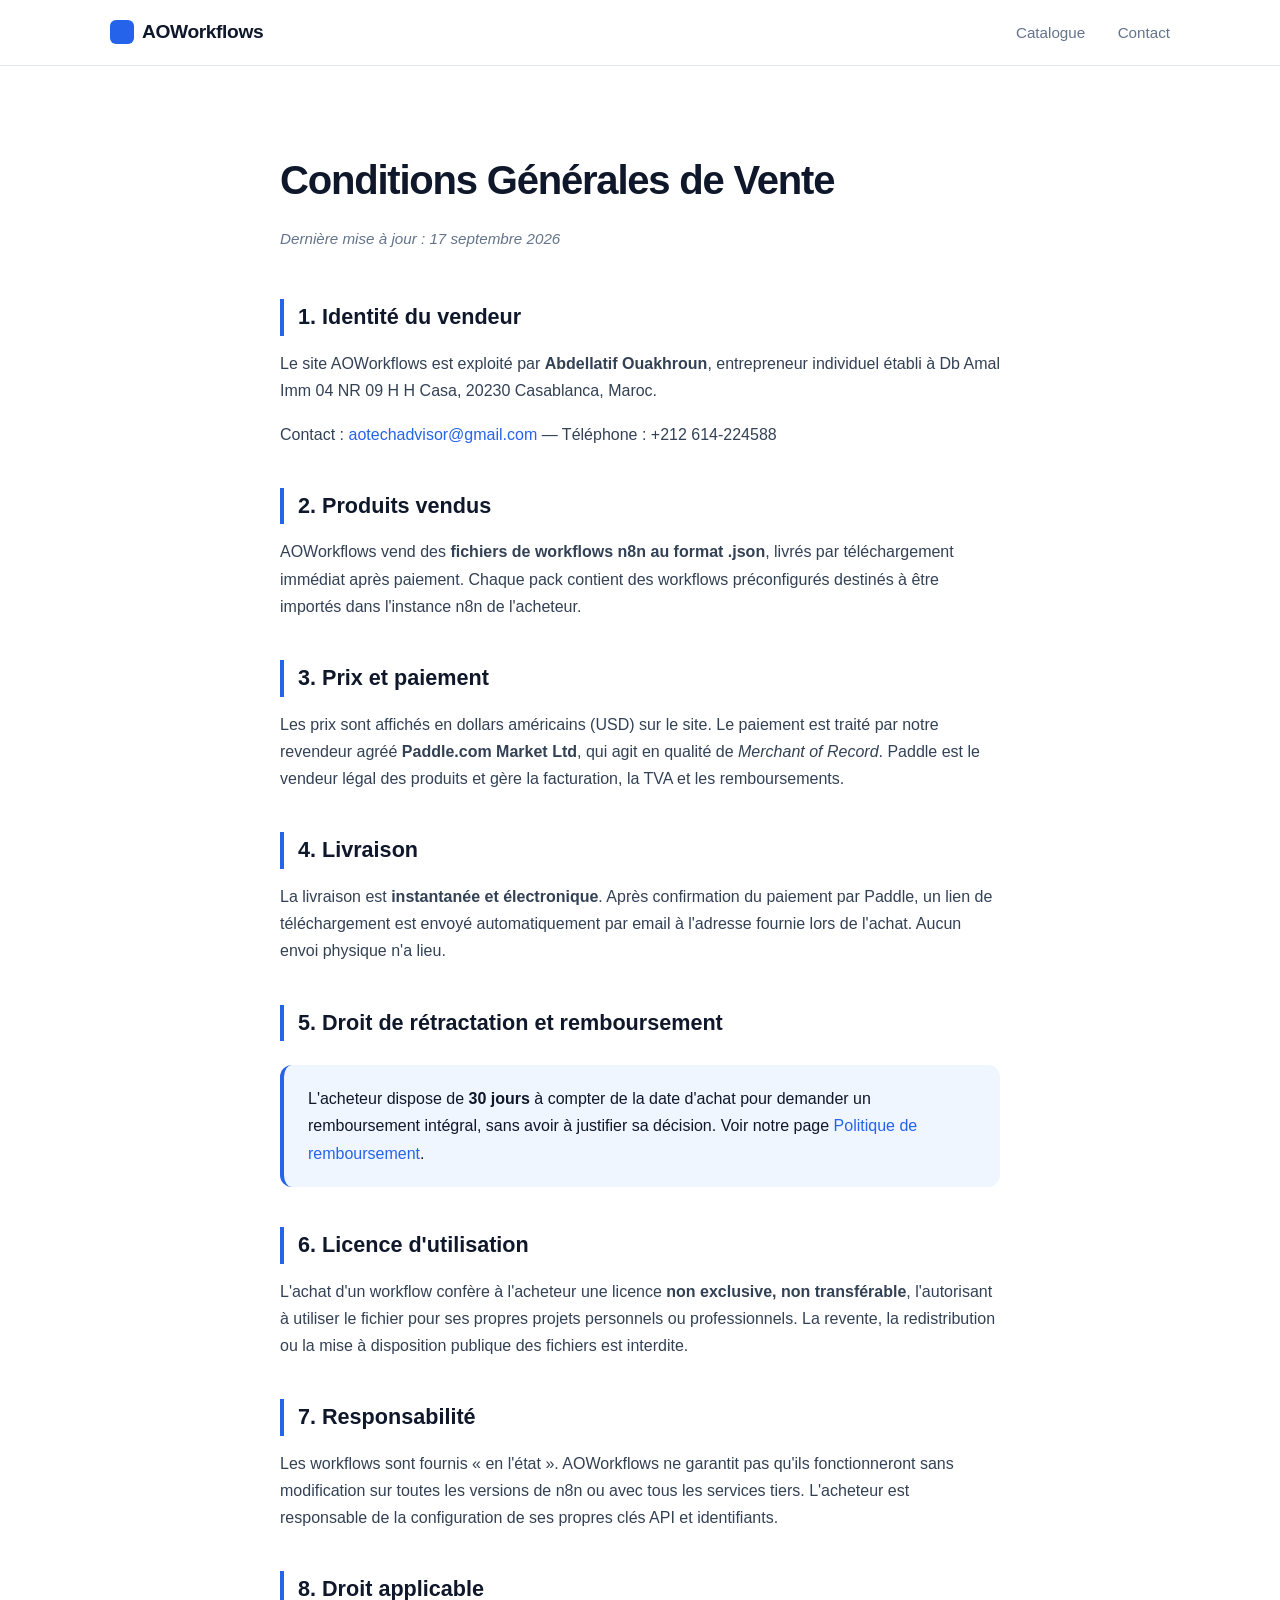
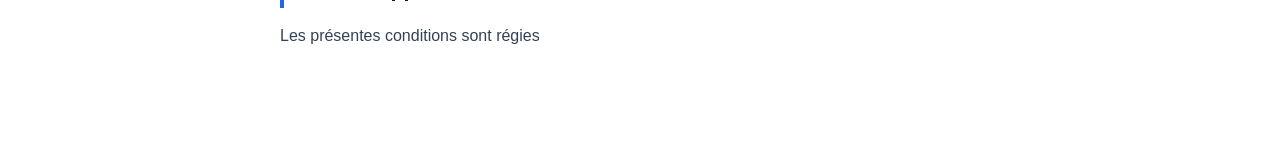
<file: terms.html>
<!DOCTYPE html>
<html lang="fr">
<head>
<meta charset="UTF-8">
<meta name="viewport" content="width=device-width, initial-scale=1.0">
<title>Conditions Générales — AOWorkflows</title>
<meta name="description" content="Conditions générales de vente des workflows n8n AOWorkflows.">
<style>
  * { box-sizing: border-box; margin: 0; padding: 0; }
  :root {
    --blue: #2563eb;
    --blue-dark: #1e40af;
    --blue-light: #dbeafe;
    --blue-pale: #eff6ff;
    --ink: #0f172a;
    --gray: #64748b;
    --border: #e2e8f0;
  }
  body {
    font-family: -apple-system, BlinkMacSystemFont, "Segoe UI", Roboto, sans-serif;
    line-height: 1.7;
    color: var(--ink);
    background: #fff;
    -webkit-font-smoothing: antialiased;
  }
  .wrap { max-width: 1100px; margin: 0 auto; padding: 0 20px; }

  header {
    background: rgba(255,255,255,0.9);
    backdrop-filter: saturate(180%) blur(12px);
    border-bottom: 1px solid var(--border);
    padding: 16px 0;
    position: sticky;
    top: 0;
    z-index: 100;
  }
  header .wrap { display: flex; justify-content: space-between; align-items: center; }
  .logo {
    font-weight: 800;
    font-size: 1.2em;
    color: var(--ink);
    text-decoration: none;
    letter-spacing: -0.02em;
    display: flex;
    align-items: center;
    gap: 8px;
  }
  .logo::before {
    content: "";
    display: inline-block;
    width: 24px;
    height: 24px;
    background: var(--blue);
    border-radius: 6px;
  }
  nav a {
    margin-left: 28px;
    color: var(--gray);
    text-decoration: none;
    font-size: 0.95em;
    font-weight: 500;
    transition: color 0.2s;
  }
  nav a:hover { color: var(--blue); }

  main {
    max-width: 760px;
    margin: 0 auto;
    padding: 80px 20px 100px;
  }
  main h1 {
    font-size: 2.5em;
    font-weight: 800;
    letter-spacing: -0.03em;
    margin-bottom: 12px;
  }
  .updated {
    color: var(--gray);
    font-style: italic;
    margin-bottom: 48px;
    font-size: 0.95em;
  }
  main h2 {
    font-size: 1.35em;
    font-weight: 700;
    margin-top: 40px;
    margin-bottom: 14px;
    color: var(--ink);
    padding-left: 14px;
    border-left: 4px solid var(--blue);
  }
  main p { margin-bottom: 16px; color: #334155; }
  main ul { margin: 16px 0 16px 24px; color: #334155; }
  main li { margin-bottom: 8px; }
  main a { color: var(--blue); text-decoration: none; font-weight: 500; }
  main a:hover { text-decoration: underline; }
  .highlight {
    background: var(--blue-pale);
    border-radius: 12px;
    padding: 20px 24px;
    margin: 24px 0;
    border-left: 4px solid var(--blue);
  }

  footer {
    background: var(--ink);
    color: #94a3b8;
    padding: 56px 0 32px;
    font-size: 0.9em;
  }
  footer .legal {
    display: flex;
    flex-wrap: wrap;
    justify-content: center;
    gap: 28px;
    margin-bottom: 28px;
  }
  footer .legal a {
    color: #cbd5e1;
    text-decoration: none;
    transition: color 0.2s;
    font-weight: 500;
  }
  footer .legal a:hover { color: #60a5fa; }
  footer .copy {
    text-align: center;
    color: #64748b;
    font-size: 0.85em;
    padding-top: 28px;
    border-top: 1px solid #1e293b;
  }

  @media (max-width: 640px) {
    main { padding: 50px 20px 60px; }
    main h1 { font-size: 1.9em; }
    main h2 { font-size: 1.15em; }
    nav a { margin-left: 16px; font-size: 0.9em; }
  }
</style>
</head>
<body>

<header>
  <div class="wrap">
    <a href="index.html" class="logo">AOWorkflows</a>
    <nav>
      <a href="catalogue.html">Catalogue</a>
      <a href="contact.html">Contact</a>
    </nav>
  </div>
</header>

<main>
  <h1>Conditions Générales de Vente</h1>
  <p class="updated">Dernière mise à jour : 17 septembre 2026</p>

  <h2>1. Identité du vendeur</h2>
  <p>Le site AOWorkflows est exploité par <strong>Abdellatif Ouakhroun</strong>, entrepreneur individuel établi à Db Amal Imm 04 NR 09 H H Casa, 20230 Casablanca, Maroc.</p>
  <p>Contact : <a href="mailto:aotechadvisor@gmail.com">aotechadvisor@gmail.com</a> — Téléphone : +212 614-224588</p>

  <h2>2. Produits vendus</h2>
  <p>AOWorkflows vend des <strong>fichiers de workflows n8n au format .json</strong>, livrés par téléchargement immédiat après paiement. Chaque pack contient des workflows préconfigurés destinés à être importés dans l'instance n8n de l'acheteur.</p>

  <h2>3. Prix et paiement</h2>
  <p>Les prix sont affichés en dollars américains (USD) sur le site. Le paiement est traité par notre revendeur agréé <strong>Paddle.com Market Ltd</strong>, qui agit en qualité de <em>Merchant of Record</em>. Paddle est le vendeur légal des produits et gère la facturation, la TVA et les remboursements.</p>

  <h2>4. Livraison</h2>
  <p>La livraison est <strong>instantanée et électronique</strong>. Après confirmation du paiement par Paddle, un lien de téléchargement est envoyé automatiquement par email à l'adresse fournie lors de l'achat. Aucun envoi physique n'a lieu.</p>

  <h2>5. Droit de rétractation et remboursement</h2>
  <div class="highlight">
    L'acheteur dispose de <strong>30 jours</strong> à compter de la date d'achat pour demander un remboursement intégral, sans avoir à justifier sa décision. Voir notre page <a href="refund.html">Politique de remboursement</a>.
  </div>

  <h2>6. Licence d'utilisation</h2>
  <p>L'achat d'un workflow confère à l'acheteur une licence <strong>non exclusive, non transférable</strong>, l'autorisant à utiliser le fichier pour ses propres projets personnels ou professionnels. La revente, la redistribution ou la mise à disposition publique des fichiers est interdite.</p>

  <h2>7. Responsabilité</h2>
  <p>Les workflows sont fournis « en l'état ». AOWorkflows ne garantit pas qu'ils fonctionneront sans modification sur toutes les versions de n8n ou avec tous les services tiers. L'acheteur est responsable de la configuration de ses propres clés API et identifiants.</p>

  <h2>8. Droit applicable</h2>
  <p>Les présentes conditions sont régies
</file>
